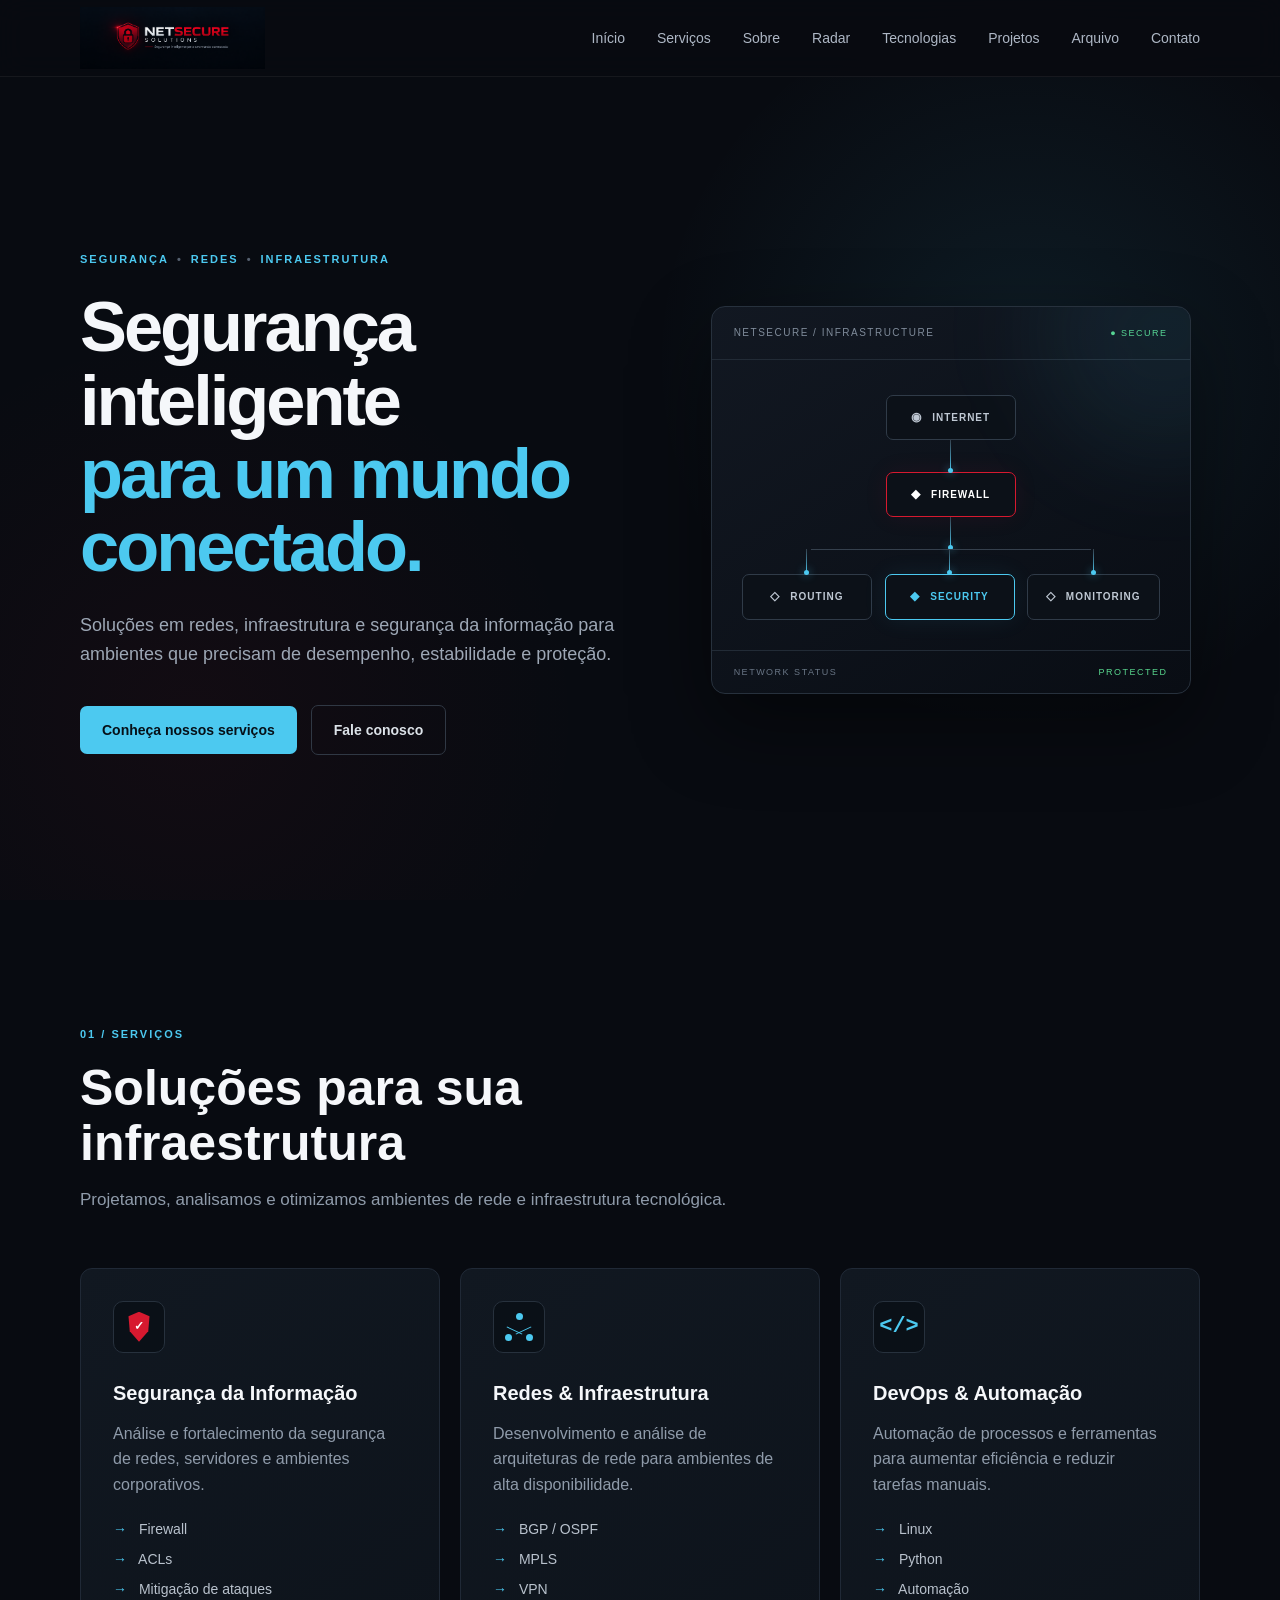
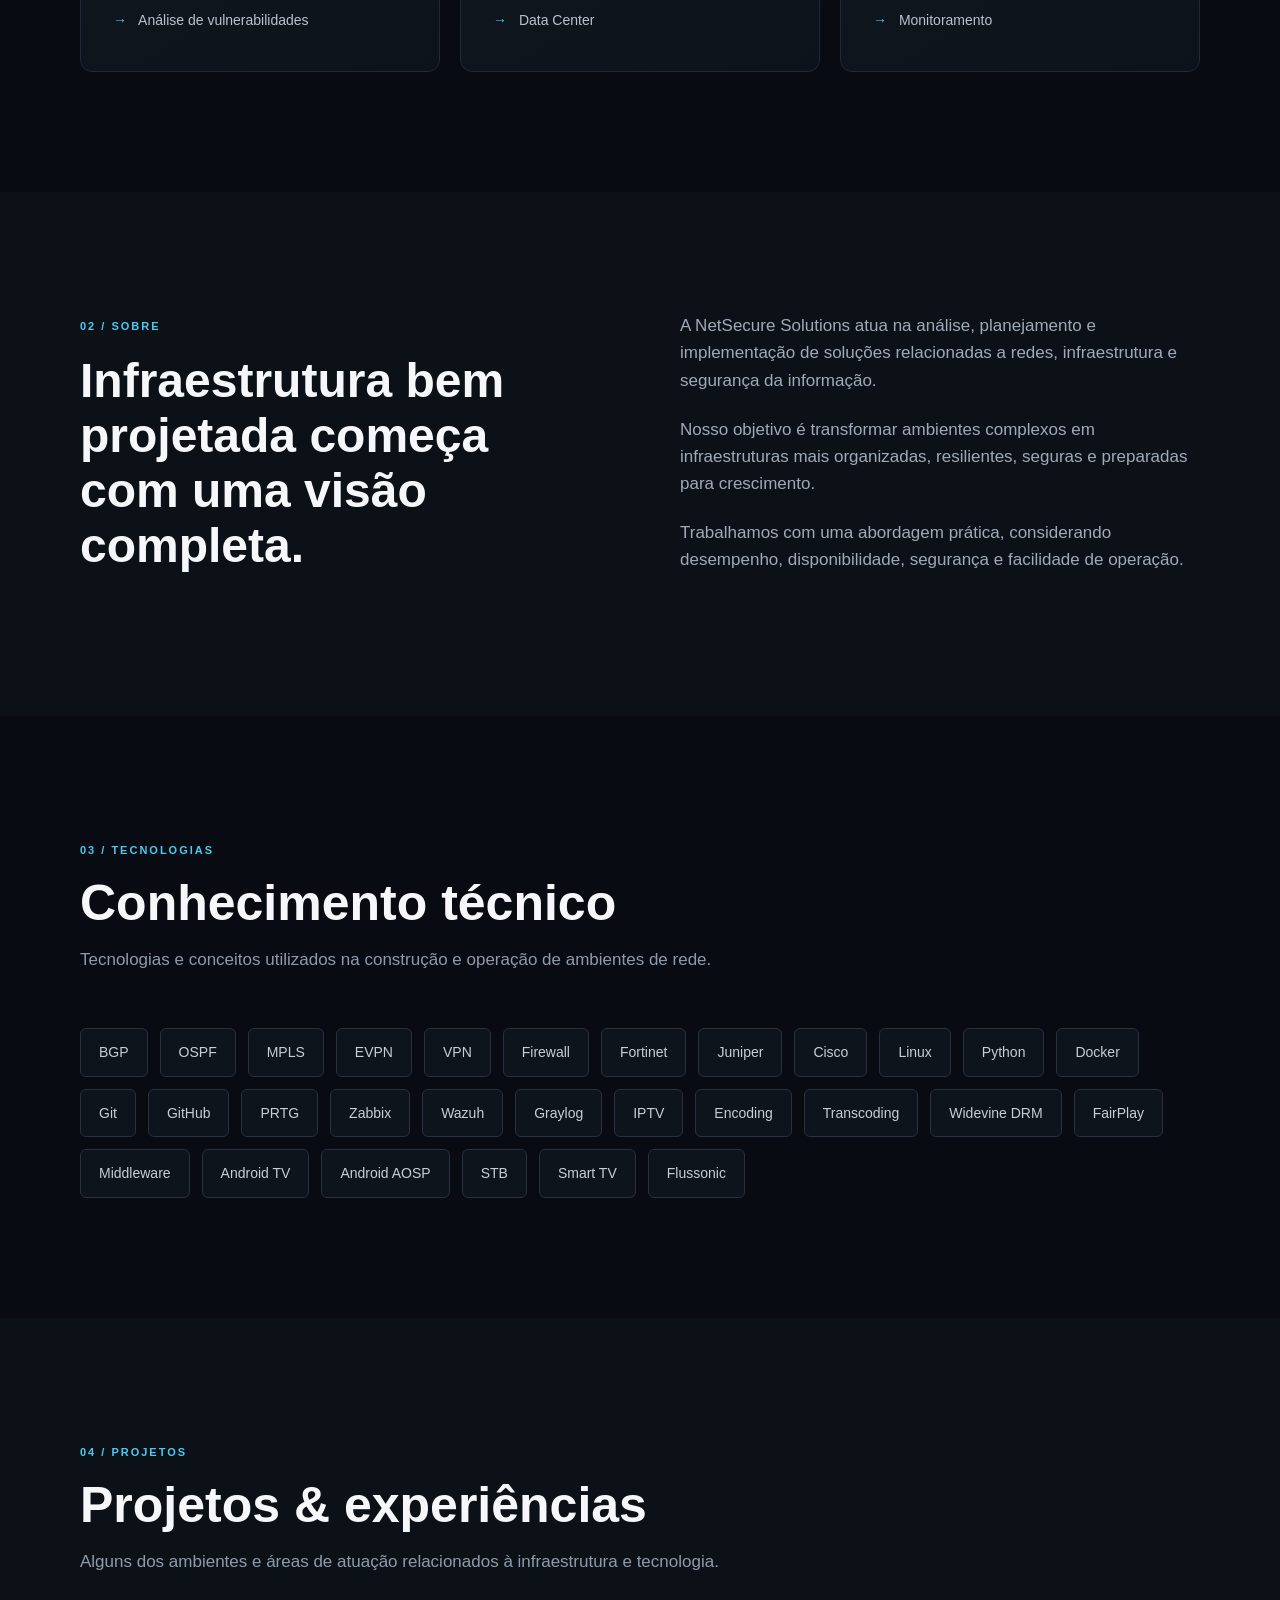
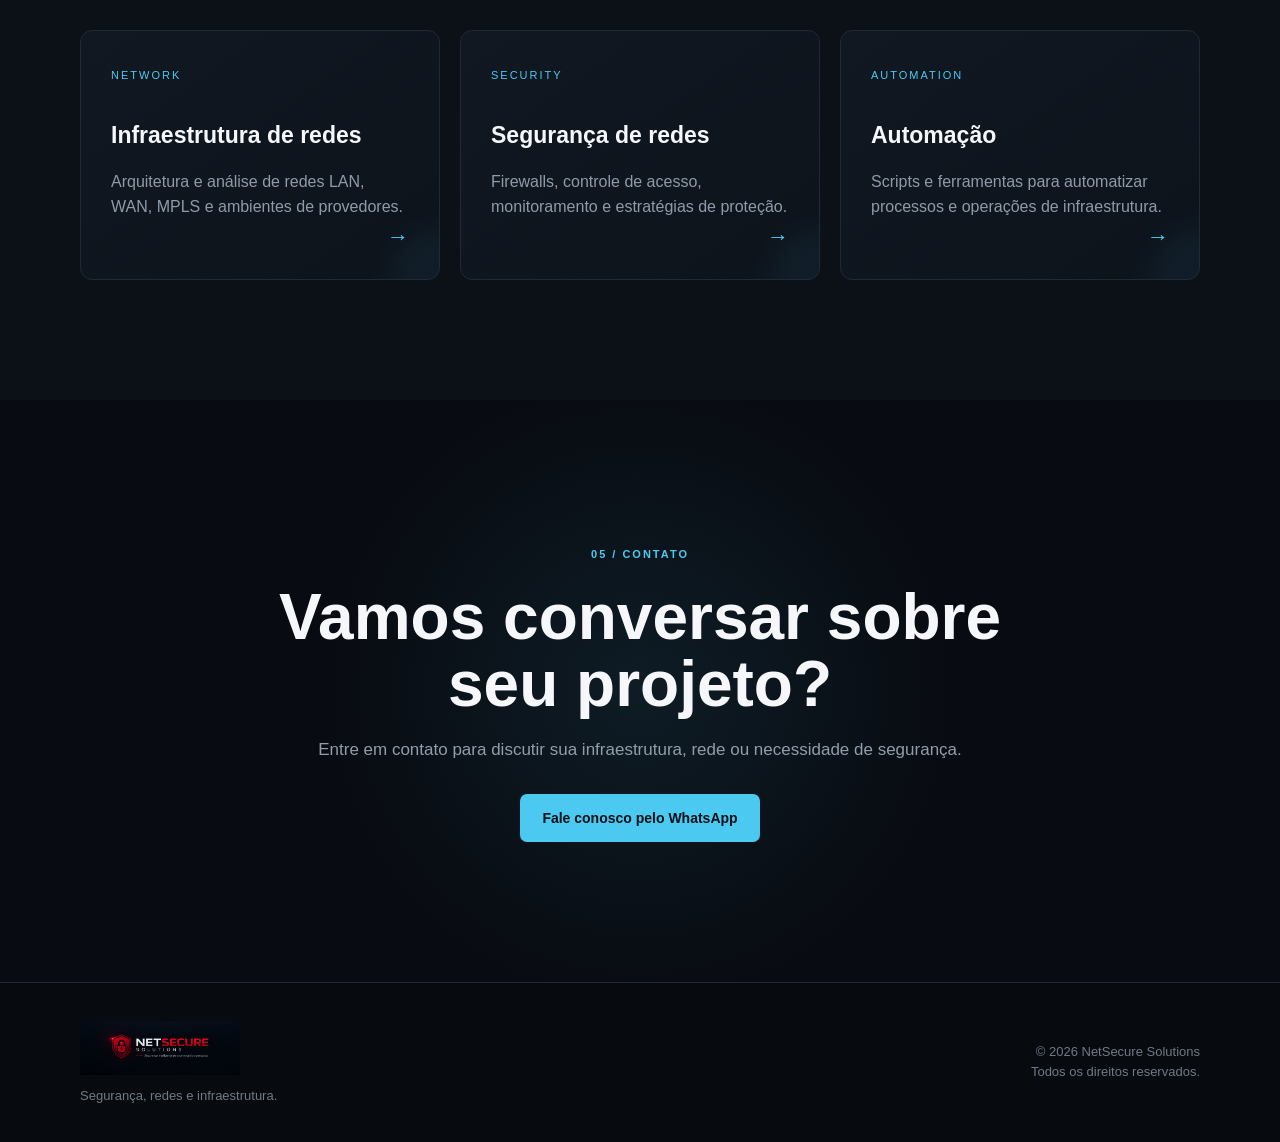
<file: index.html>
<!DOCTYPE html>
<html lang="pt-BR">

<head>

    <meta charset="UTF-8">

    <meta
        name="viewport"
        content="width=device-width, initial-scale=1.0"
    >

    <meta
        name="description"
        content="NetSecure Solutions — Segurança da informação, redes, infraestrutura e DevOps."
    >

    <meta
        name="author"
        content="NetSecure Solutions"
    >

    <title>
        NetSecure Solutions | Segurança e Infraestrutura
    </title>

    <link
        rel="icon"
        type="image/png"
        href="assets/favicon.png"
    >

    <link
        rel="stylesheet"
        href="style.css"
    >

</head>


<body>


    <!-- =====================================================
         HEADER
    ====================================================== -->

    <header class="header">

        <div class="container nav">

            <a
                href="#inicio"
                class="logo"
            >

                <img
                    src="assets/logo.png"
                    alt="NetSecure Solutions"
                >

            </a>


            <button
                class="menu-toggle"
                id="menuToggle"
                aria-label="Abrir menu"
            >

                ☰

            </button>


            <nav
                class="menu"
                id="menu"
            >

                <a href="#inicio">
                    Início
                </a>

                <a href="#servicos">
                    Serviços
                </a>

                <a href="#sobre">
                    Sobre
                </a>

                <a href="arquivo/radar/radar.html">
                    Radar
                </a>

                <a href="#tecnologias">
                    Tecnologias
                </a>

                <a href="#projetos">
                    Projetos
                </a>

                <a href="login.html">
                    Arquivo
                </a>

                <a href="#contato">
                    Contato
                </a>

            </nav>

        </div>

    </header>



    <main>


        <!-- =====================================================
             HERO
        ====================================================== -->

        <section
            class="hero"
            id="inicio"
        >

            <div class="container hero-content">


                <div class="hero-text">


                    <span class="eyebrow">

                        SEGURANÇA
                        <span>•</span>
                        REDES
                        <span>•</span>
                        INFRAESTRUTURA

                    </span>


                    <h1>

                        Segurança inteligente

                        <strong>
                            para um mundo conectado.
                        </strong>

                    </h1>


                    <p>

                        Soluções em redes, infraestrutura e segurança
                        da informação para ambientes que precisam de
                        desempenho, estabilidade e proteção.

                    </p>


                    <div class="hero-buttons">


                        <a
                            href="#servicos"
                            class="btn btn-primary"
                        >

                            Conheça nossos serviços

                        </a>


                        <a
                            href="#contato"
                            class="btn btn-secondary"
                        >

                            Fale conosco

                        </a>


                    </div>


                </div>



                <!-- =================================================
                     NETWORK VISUAL
                ================================================== -->

                <div class="hero-visual">


                    <div class="network-card">


                        <div class="network-header">

                            <span>
                                NETSECURE / INFRASTRUCTURE
                            </span>

                            <span class="status">
                                ● SECURE
                            </span>

                        </div>



                        <div class="network-map">


                            <!-- INTERNET -->

                            <div class="network-node internet">

                                <span class="node-icon">
                                    ◉
                                </span>

                                <span>
                                    INTERNET
                                </span>

                            </div>


                            <div class="network-line vertical"></div>



                            <!-- FIREWALL -->

                            <div class="network-node firewall">

                                <span class="node-icon">
                                    ◆
                                </span>

                                <span>
                                    FIREWALL
                                </span>

                            </div>


                            <div class="network-line vertical"></div>



                            <!-- NETWORK BRANCHES -->

                            <div class="network-branches">


                                <div class="branch">

                                    <div class="network-line small"></div>

                                    <div class="network-node">

                                        <span class="node-icon">
                                            ◇
                                        </span>

                                        <span>
                                            ROUTING
                                        </span>

                                    </div>

                                </div>



                                <div class="branch">

                                    <div class="network-line small"></div>

                                    <div class="network-node highlight">

                                        <span class="node-icon">
                                            ◆
                                        </span>

                                        <span>
                                            SECURITY
                                        </span>

                                    </div>

                                </div>



                                <div class="branch">

                                    <div class="network-line small"></div>

                                    <div class="network-node">

                                        <span class="node-icon">
                                            ◇
                                        </span>

                                        <span>
                                            MONITORING
                                        </span>

                                    </div>

                                </div>


                            </div>


                        </div>



                        <div class="network-footer">

                            <span>
                                NETWORK STATUS
                            </span>

                            <span>
                                PROTECTED
                            </span>

                        </div>


                    </div>


                </div>


            </div>

        </section>



        <!-- =====================================================
             SERVIÇOS
        ====================================================== -->

        <section
            class="section"
            id="servicos"
        >

            <div class="container">


                <div class="section-title">

                    <span>
                        01 / SERVIÇOS
                    </span>

                    <h2>
                        Soluções para sua infraestrutura
                    </h2>

                    <p>

                        Projetamos, analisamos e otimizamos ambientes
                        de rede e infraestrutura tecnológica.

                    </p>

                </div>



                <div class="cards">


                    <!-- SEGURANÇA -->

                    <article class="card">


                        <div class="card-icon security-icon">

                            <div class="shield">
                                ✓
                            </div>

                        </div>


                        <h3>
                            Segurança da Informação
                        </h3>


                        <p>

                            Análise e fortalecimento da segurança
                            de redes, servidores e ambientes
                            corporativos.

                        </p>


                        <ul>

                            <li>
                                Firewall
                            </li>

                            <li>
                                ACLs
                            </li>

                            <li>
                                Mitigação de ataques
                            </li>

                            <li>
                                Análise de vulnerabilidades
                            </li>

                        </ul>


                    </article>



                    <!-- REDES -->

                    <article class="card">


                        <div class="card-icon network-icon">

                            <div class="network-symbol">

                                <span></span>
                                <span></span>
                                <span></span>

                            </div>

                        </div>


                        <h3>
                            Redes & Infraestrutura
                        </h3>


                        <p>

                            Desenvolvimento e análise de arquiteturas
                            de rede para ambientes de alta
                            disponibilidade.

                        </p>


                        <ul>

                            <li>
                                BGP / OSPF
                            </li>

                            <li>
                                MPLS
                            </li>

                            <li>
                                VPN
                            </li>

                            <li>
                                Data Center
                            </li>

                        </ul>


                    </article>



                    <!-- DEVOPS -->

                    <article class="card">


                        <div class="card-icon devops-icon">

                            &lt;/&gt;

                        </div>


                        <h3>
                            DevOps & Automação
                        </h3>


                        <p>

                            Automação de processos e ferramentas
                            para aumentar eficiência e reduzir
                            tarefas manuais.

                        </p>


                        <ul>

                            <li>
                                Linux
                            </li>

                            <li>
                                Python
                            </li>

                            <li>
                                Automação
                            </li>

                            <li>
                                Monitoramento
                            </li>

                        </ul>


                    </article>


                </div>

            </div>

        </section>



        <!-- =====================================================
             SOBRE
        ====================================================== -->

        <section
            class="section section-dark"
            id="sobre"
        >

            <div class="container about">


                <div class="about-title">

                    <span>
                        02 / SOBRE
                    </span>

                    <h2>

                        Infraestrutura bem projetada começa
                        com uma visão completa.

                    </h2>

                </div>



                <div class="about-text">

                    <p>

                        A NetSecure Solutions atua na análise,
                        planejamento e implementação de soluções
                        relacionadas a redes, infraestrutura e
                        segurança da informação.

                    </p>


                    <p>

                        Nosso objetivo é transformar ambientes
                        complexos em infraestruturas mais organizadas,
                        resilientes, seguras e preparadas para
                        crescimento.

                    </p>


                    <p>

                        Trabalhamos com uma abordagem prática,
                        considerando desempenho, disponibilidade,
                        segurança e facilidade de operação.

                    </p>

                </div>


            </div>

        </section>



        <!-- =====================================================
             TECNOLOGIAS
        ====================================================== -->

        <section
            class="section"
            id="tecnologias"
        >

            <div class="container">


                <div class="section-title">

                    <span>
                        03 / TECNOLOGIAS
                    </span>

                    <h2>
                        Conhecimento técnico
                    </h2>

                    <p>

                        Tecnologias e conceitos utilizados na
                        construção e operação de ambientes de rede.

                    </p>

                </div>



                <div class="tech-grid">

                    <span>BGP</span>

                    <span>OSPF</span>

                    <span>MPLS</span>

                    <span>EVPN</span>

                    <span>VPN</span>

                    <span>Firewall</span>

                    <span>Fortinet</span>

                    <span>Juniper</span>

                    <span>Cisco</span>

                    <span>Linux</span>

                    <span>Python</span>

                    <span>Docker</span>

                    <span>Git</span>

                    <span>GitHub</span>

                    <span>PRTG</span>

                    <span>Zabbix</span>

                    <span>Wazuh</span>

                    <span>Graylog</span>

                    <span>IPTV</span>

                    <span>Encoding</span>

                    <span>Transcoding</span>

                    <span>Widevine DRM</span>

                    <span>FairPlay</span>

                    <span>Middleware</span>

                    <span>Android TV</span>

                    <span>Android AOSP</span>

                    <span>STB</span>

                    <span>Smart TV</span>

                    <span>Flussonic</span>

                </div>


            </div>

        </section>



        <!-- =====================================================
             PROJETOS
        ====================================================== -->

        <section
            class="section section-dark"
            id="projetos"
        >

            <div class="container">


                <div class="section-title">

                    <span>
                        04 / PROJETOS
                    </span>

                    <h2>
                        Projetos & experiências
                    </h2>

                    <p>

                        Alguns dos ambientes e áreas de atuação
                        relacionados à infraestrutura e tecnologia.

                    </p>

                </div>



                <div class="projects">


                    <article class="project">

                        <span>
                            NETWORK
                        </span>

                        <h3>
                            Infraestrutura de redes
                        </h3>

                        <p>

                            Arquitetura e análise de redes LAN,
                            WAN, MPLS e ambientes de provedores.

                        </p>

                        <div class="project-arrow">
                            →
                        </div>

                    </article>



                    <article class="project">

                        <span>
                            SECURITY
                        </span>

                        <h3>
                            Segurança de redes
                        </h3>

                        <p>

                            Firewalls, controle de acesso,
                            monitoramento e estratégias
                            de proteção.

                        </p>

                        <div class="project-arrow">
                            →
                        </div>

                    </article>



                    <article class="project">

                        <span>
                            AUTOMATION
                        </span>

                        <h3>
                            Automação
                        </h3>

                        <p>

                            Scripts e ferramentas para automatizar
                            processos e operações de infraestrutura.

                        </p>

                        <div class="project-arrow">
                            →
                        </div>

                    </article>


                </div>


            </div>

        </section>



        <!-- =====================================================
             CONTATO
        ====================================================== -->

        <section
            class="contact"
            id="contato"
        >

            <div class="container contact-content">


                <span>
                    05 / CONTATO
                </span>


                <h2>
                    Vamos conversar sobre seu projeto?
                </h2>


                <p>

                    Entre em contato para discutir sua infraestrutura,
                    rede ou necessidade de segurança.

                </p>


                <a
                    href="https://wa.me/5514991677716"
                    target="_blank"
                    rel="noopener noreferrer"
                    class="btn btn-primary"
                >

                    Fale conosco pelo WhatsApp

                </a>


            </div>

        </section>


    </main>



    <!-- =====================================================
         FOOTER
    ====================================================== -->

    <footer>

        <div class="container footer-content">


            <div>

                <a
                    href="#inicio"
                    class="logo"
                >

                    <img
                        src="assets/logo.png"
                        alt="NetSecure Solutions"
                    >

                </a>


                <p>
                    Segurança, redes e infraestrutura.
                </p>

            </div>



            <div class="footer-right">

                <p>

                    ©
                    <span id="year"></span>
                    NetSecure Solutions

                </p>

                <p>
                    Todos os direitos reservados.
                </p>

            </div>


        </div>

    </footer>



    <script src="script.js"></script>


</body>

</html>
</file>
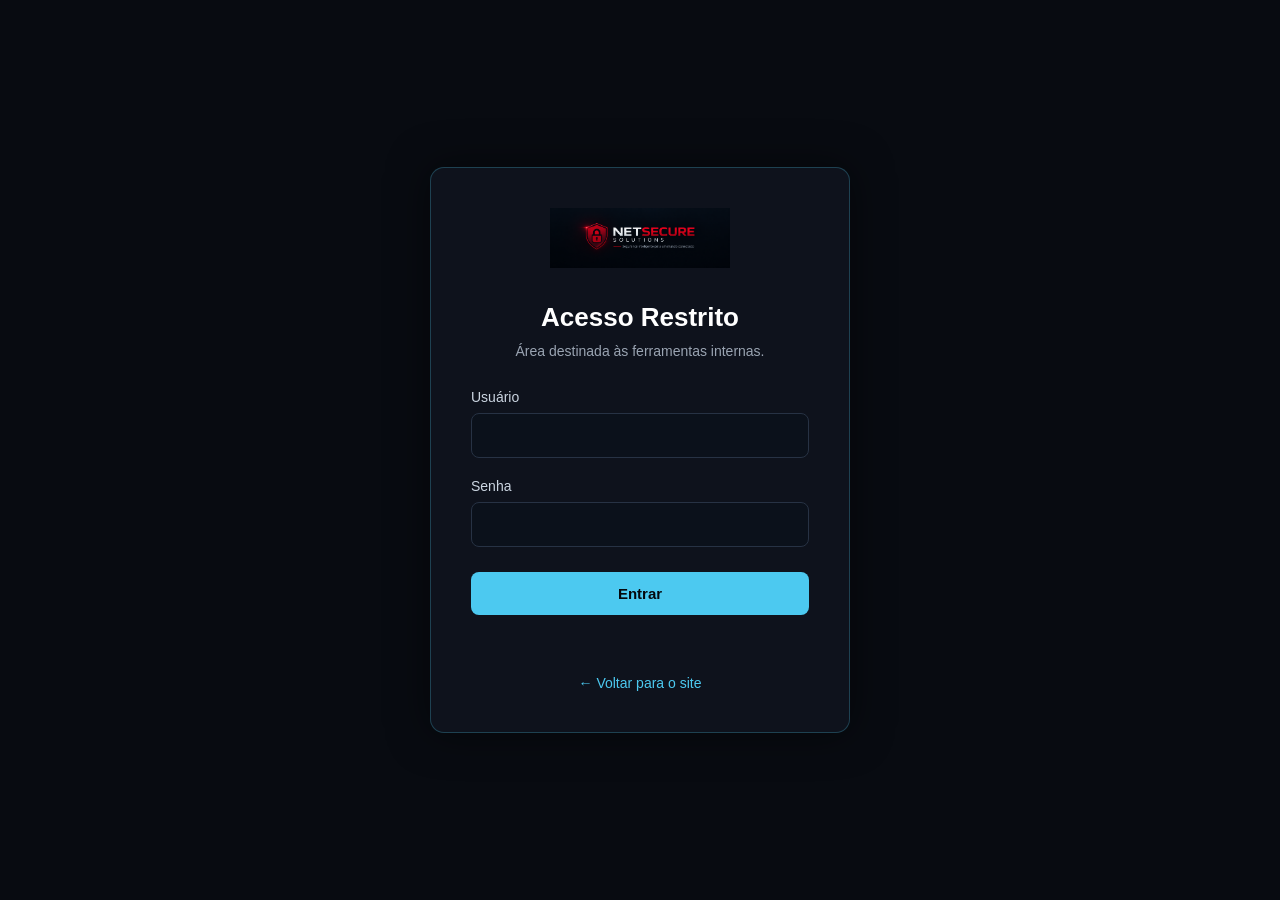
<file: banda-iptv/index.html>
<!DOCTYPE html>
<html lang="pt-BR">

<head>
    <meta charset="UTF-8">
    <meta name="viewport" content="width=device-width, initial-scale=1.0">

    <script>
        if (sessionStorage.getItem("netsecureAuth") !== "true") {
            window.location.replace("../../login.html");
        }
    </script>

    <title>Calculadora de Banda IPTV | NetSecure Solutions</title>

    <link rel="icon" href="../../assets/favicon.png">
    <link rel="stylesheet" href="style.css">
</head>

<body>

    <header class="header">

        <div class="header-container">

            <a href="../../arquivo.html">
                <img src="../../assets/logo.png"
                     alt="NetSecure Solutions"
                     class="logo">
            </a>

            <div class="header-title">
                BANDA IPTV
            </div>

            <button class="logout-button" onclick="logout()">
                Sair
            </button>

        </div>

    </header>


    <main>

        <section class="hero">

            <span>NETSECURE / IPTV</span>

            <h1>Calculadora de Banda IPTV</h1>

            <p>
                Estime a capacidade de rede necessária para
                distribuição de conteúdo IPTV.
            </p>

        </section>


        <section class="calculator">

            <div class="card">

                <h2>Parâmetros</h2>

                <div class="form-grid">

                    <div class="input-group">

                        <label for="users">
                            Usuários simultâneos
                        </label>

                        <input
                            type="number"
                            id="users"
                            min="1"
                            value="500"
                        >

                    </div>


                    <div class="input-group">

                        <label for="bitrate">
                            Bitrate médio por usuário (Mbps)
                        </label>

                        <input
                            type="number"
                            id="bitrate"
                            min="0.1"
                            step="0.1"
                            value="8"
                        >

                    </div>


                    <div class="input-group">

                        <label for="margin">
                            Margem adicional (%)
                        </label>

                        <input
                            type="number"
                            id="margin"
                            min="0"
                            value="15"
                        >

                    </div>

                </div>


                <button class="calculate-button" onclick="calculateBandwidth()">
                    Calcular Banda
                </button>

            </div>


            <div class="results">

                <div class="result-card">

                    <span>
                        Banda teórica
                    </span>

                    <strong id="theoretical">
                        0 Mbps
                    </strong>

                </div>


                <div class="result-card">

                    <span>
                        Margem adicional
                    </span>

                    <strong id="marginValue">
                        0 Mbps
                    </strong>

                </div>


                <div class="result-card highlight">

                    <span>
                        Banda recomendada
                    </span>

                    <strong id="recommended">
                        0 Mbps
                    </strong>

                </div>


                <div class="result-card">

                    <span>
                        Usuários simultâneos
                    </span>

                    <strong id="userResult">
                        0
                    </strong>

                </div>

            </div>


            <div class="info-box">

                <strong>Observação</strong>

                <p>
                    O cálculo representa a banda necessária considerando
                    todos os usuários simultaneamente consumindo o
                    bitrate informado. A margem permite considerar
                    variações de tráfego e crescimento da operação.
                </p>

            </div>

        </section>

    </main>


    <footer>

        <a href="../../arquivo.html">
            ← Voltar para ferramentas
        </a>

    </footer>


    <script src="script.js"></script>

</body>

</html>
</file>
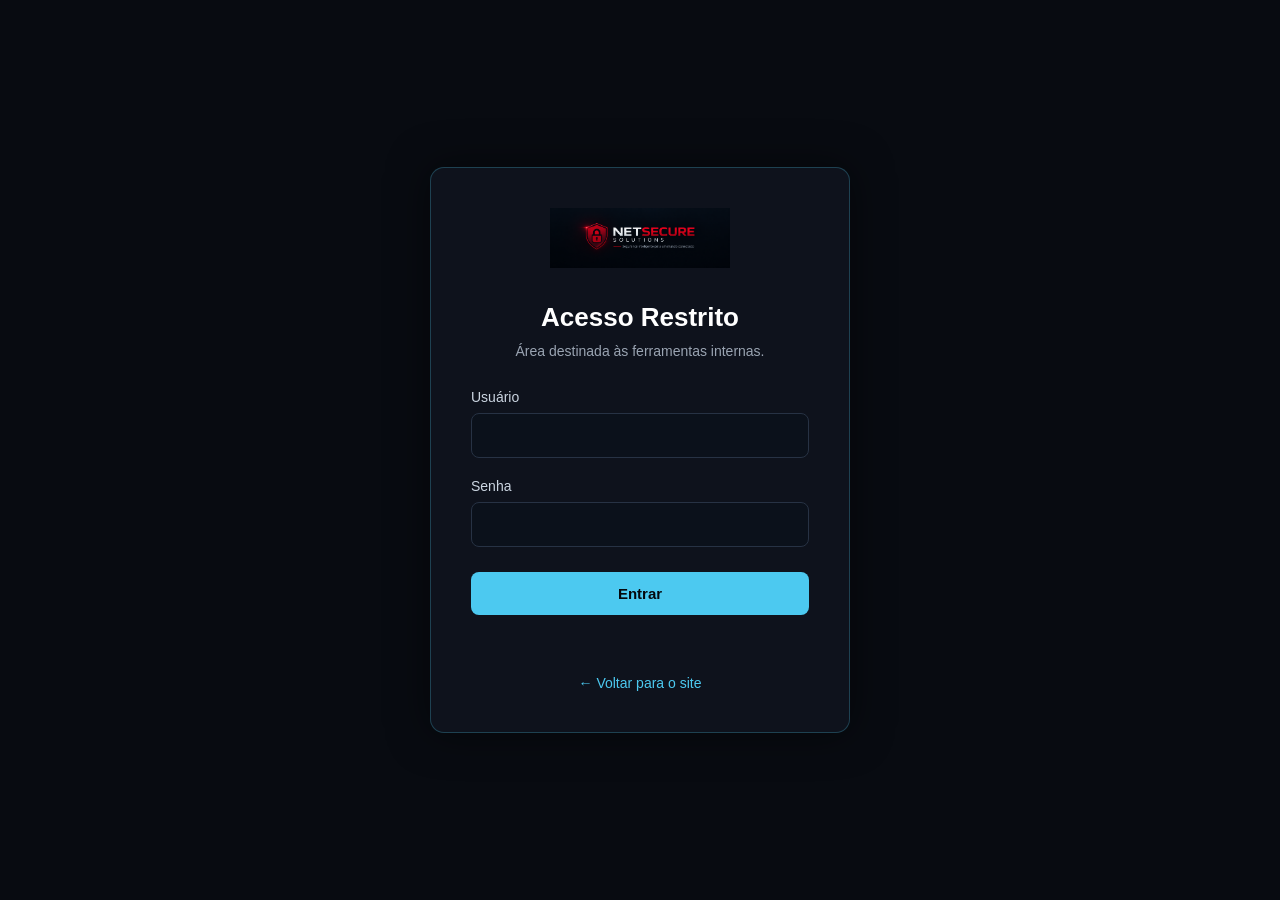
<file: storage-iptv/index.html>
<!DOCTYPE html>
<html lang="pt-BR">

<head>
    <meta charset="UTF-8">
    <meta name="viewport" content="width=device-width, initial-scale=1.0">

    <script>
        if (sessionStorage.getItem("netsecureAuth") !== "true") {
            window.location.replace("../../login.html");
        }
    </script>

    <title>Calculadora de Storage IPTV | NetSecure Solutions</title>

    <link rel="icon" href="../../assets/favicon.png">
    <link rel="stylesheet" href="style.css">
</head>

<body>

    <header class="header">

        <div class="header-container">

            <a href="../../arquivo.html">
                <img src="../../assets/logo.png"
                     alt="NetSecure Solutions"
                     class="logo">
            </a>

            <div class="header-title">
                STORAGE IPTV
            </div>

            <button class="logout-button" onclick="logout()">
                Sair
            </button>

        </div>

    </header>


    <main>

        <section class="hero">

            <span>NETSECURE / IPTV</span>

            <h1>Calculadora de Storage IPTV</h1>

            <p>
                Estime o espaço necessário para armazenamento de
                gravações de canais IPTV.
            </p>

        </section>


        <section class="calculator">

            <div class="card">

                <h2>Parâmetros</h2>

                <div class="form-grid">

                    <div class="input-group">

                        <label for="channels">
                            Quantidade de canais
                        </label>

                        <input
                            type="number"
                            id="channels"
                            min="1"
                            value="80"
                        >

                    </div>


                    <div class="input-group">

                        <label for="bitrate">
                            Bitrate médio por canal (Mbps)
                        </label>

                        <input
                            type="number"
                            id="bitrate"
                            min="0.1"
                            step="0.1"
                            value="5"
                        >

                    </div>


                    <div class="input-group">

                        <label for="retention">
                            Retenção (horas)
                        </label>

                        <input
                            type="number"
                            id="retention"
                            min="1"
                            value="48"
                        >

                    </div>


                    <div class="input-group">

                        <label for="margin">
                            Margem adicional (%)
                        </label>

                        <input
                            type="number"
                            id="margin"
                            min="0"
                            value="20"
                        >

                    </div>

                </div>


                <button class="calculate-button" onclick="calculateStorage()">
                    Calcular Storage
                </button>

            </div>


            <div class="results" id="results">

                <div class="result-card">

                    <span>Storage sem margem</span>

                    <strong id="storageRaw">
                        0 TB
                    </strong>

                </div>


                <div class="result-card">

                    <span>Margem adicional</span>

                    <strong id="marginValue">
                        0 TB
                    </strong>

                </div>


                <div class="result-card highlight">

                    <span>Storage recomendado</span>

                    <strong id="storageRecommended">
                        0 TB
                    </strong>

                </div>


                <div class="result-card">

                    <span>Bitrate agregado</span>

                    <strong id="totalBitrate">
                        0 Mbps
                    </strong>

                </div>

            </div>


            <div class="info-box">

                <strong>Observação</strong>

                <p>
                    O cálculo considera o bitrate médio informado e
                    armazenamento decimal. O valor real pode variar
                    conforme codec, container, overhead, sistema de
                    arquivos e características da gravação.
                </p>

            </div>

        </section>

    </main>


    <footer>

        <a href="../../arquivo.html">
            ← Voltar para ferramentas
        </a>

    </footer>


    <script src="script.js"></script>

</body>

</html>
</file>
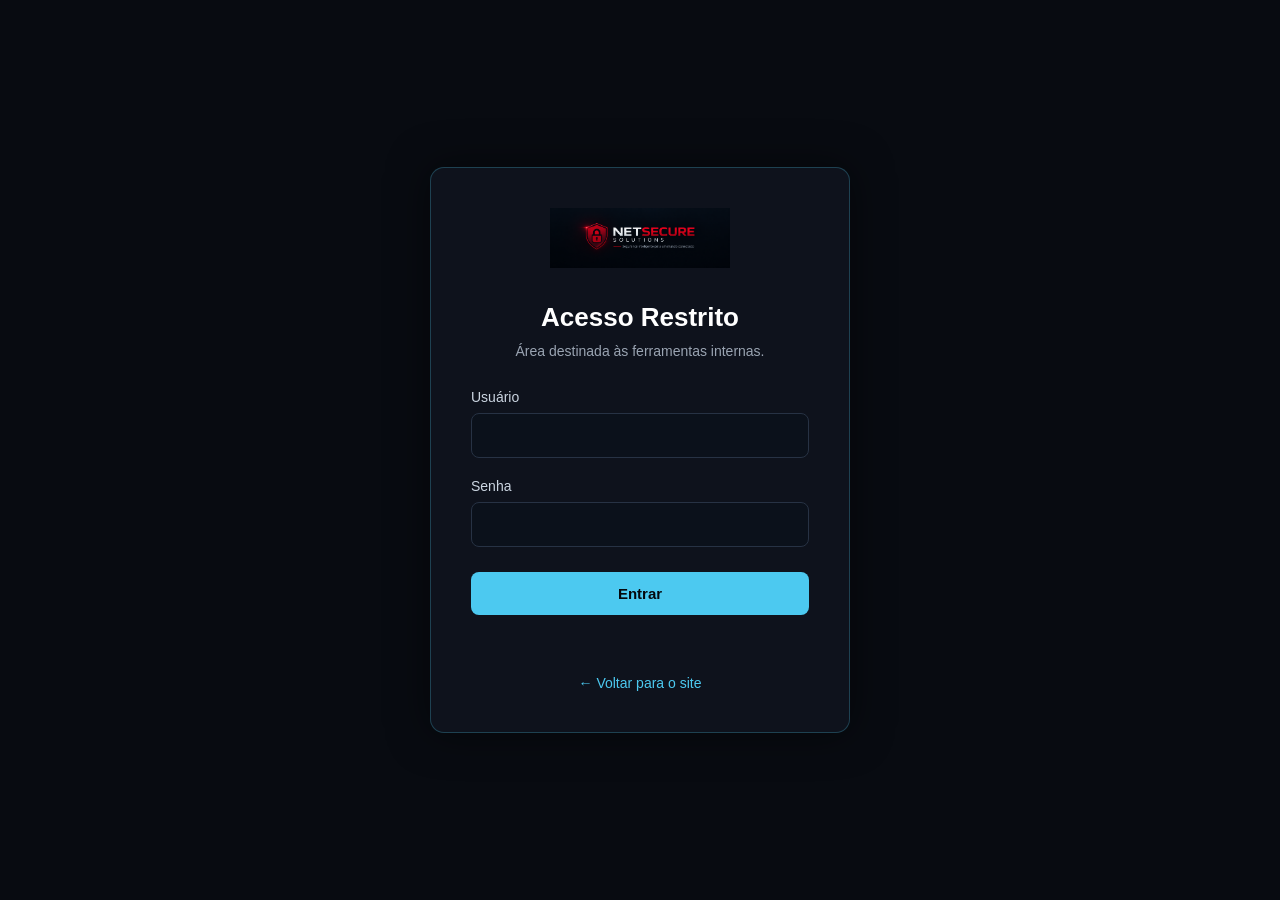
<file: arquivo/cgnat/index.html>
<!DOCTYPE html>
<html lang="pt-BR">

<head>

    <meta charset="UTF-8">

    <meta
        name="viewport"
        content="width=device-width, initial-scale=1.0"
    >

    <meta
        name="robots"
        content="noindex, nofollow"
    >

    <meta
        name="description"
        content="Ferramenta NetSecure Solutions para análise de logs CGNAT."
    >
    <script>
        if (sessionStorage.getItem("netsecureAuth") !== "true") {
        window.location.replace("../../login.html");
        }
    </script>
    <title>Buscador CGNAT | NetSecure Solutions</title>

    <link
        rel="icon"
        type="image/png"
        href="../../assets/favicon.png"
    >

    <link
        rel="stylesheet"
        href="style.css"
    >

</head>


<body>

    <!-- HEADER -->

    <header class="header">

        <div class="container nav">

            <a
                href="../../index.html"
                class="logo"
            >

                <img
                    src="../../assets/logo.png"
                    alt="NetSecure Solutions"
                >

            </a>


            <button
                class="menu-toggle"
                id="menuToggle"
                aria-label="Abrir menu"
            >
                ☰
            </button>


            <nav
                class="menu"
                id="menu"
            >

                <a href="../../index.html#inicio">
                    Início
                </a>

                <a href="../../index.html#servicos">
                    Serviços
                </a>

                <a href="../../index.html#sobre">
                    Sobre
                </a>

                <a href="../../index.html#tecnologias">
                    Tecnologias
                </a>

                <a href="../../index.html#projetos">
                    Projetos
                </a>

                <a href="../../arquivo.html">
                    Arquivo
                </a>

                <a href="../../index.html#contato">
                    Contato
                </a>

            </nav>

        </div>

    </header>


    <!-- CONTEÚDO -->

    <main class="tool-page">

        <div class="container">


            <!-- CABEÇALHO -->

            <div class="tool-header">

                <span class="tool-tag">
                    NETSECURE / ARQUIVO / CGNAT
                </span>

                <h1>
                    Buscador de clientes
                    <strong>CGNAT.</strong>
                </h1>

                <p>
                    Analise logs de CGNAT e identifique
                    endereços IP que possuem registros
                    <strong>NAT-OTR-T</strong> sem
                    registros <strong>NAT-OTR-Y</strong>.
                </p>

            </div>


            <!-- ÁREA DE ENTRADA -->

            <section class="panel">

                <div class="panel-header">

                    <div>

                        <span class="panel-label">
                            ENTRADA
                        </span>

                        <h2>
                            Dados dos logs
                        </h2>

                    </div>

                    <span
                        class="local-badge"
                        title="O processamento acontece somente neste navegador."
                    >
                        ● PROCESSAMENTO LOCAL
                    </span>

                </div>


                <textarea
                    id="inputText"
                    placeholder="Cole aqui os dados dos logs CGNAT...

Exemplo:
2026-09-07 10:20:01 IP 100.64.10.25 NAT-OTR-T
2026-09-07 10:20:02 IP 100.64.10.26 NAT-OTR-Y
2026-09-07 10:20:03 IP 100.64.10.25 NAT-OTR-T"
                    spellcheck="false"
                ></textarea>


                <div class="input-info">

                    <span id="lineCounter">
                        0 linhas
                    </span>

                    <span>
                        Os dados permanecem no seu computador.
                    </span>

                </div>


                <div class="actions">

                    <button
                        class="btn btn-primary"
                        id="processButton"
                    >
                        PROCESSAR DADOS
                    </button>

                    <button
                        class="btn btn-secondary"
                        id="clearButton"
                    >
                        LIMPAR
                    </button>

                </div>

            </section>



            <!-- RESULTADOS -->

            <section
                class="panel results-panel"
                id="resultsPanel"
            >

                <div class="panel-header">

                    <div>

                        <span class="panel-label">
                            RESULTADO
                        </span>

                        <h2>
                            Clientes encontrados
                        </h2>

                    </div>


                    <div class="result-counter">

                        <span id="resultCount">
                            0
                        </span>

                        <small>
                            resultados
                        </small>

                    </div>

                </div>


                <!-- BARRA DE FERRAMENTAS -->

                <div class="table-toolbar">

                    <label class="checkbox-control">

                        <input
                            type="checkbox"
                            id="selectAll"
                        >

                        <span>
                            Selecionar todos
                        </span>

                    </label>


                    <div class="toolbar-actions">

                        <button
                            class="btn btn-small"
                            id="copyButton"
                        >
                            COPIAR SELEÇÃO
                        </button>

                        <button
                            class="btn btn-small"
                            id="copyIpButton"
                        >
                            COPIAR IPs
                        </button>

                        <button
                            class="btn btn-small"
                            id="exportButton"
                        >
                            EXPORTAR TXT
                        </button>

                    </div>

                </div>


                <!-- TABELA -->

                <div class="table-wrapper">

                    <table>

                        <thead>

                            <tr>

                                <th class="select-column">
                                    #
                                </th>

                                <th>
                                    Mensagem
                                </th>

                                <th>
                                    IP de Origem
                                </th>

                                <th>
                                    Tipo NAT
                                </th>

                            </tr>

                        </thead>


                        <tbody id="resultsBody">

                            <tr class="empty-row">

                                <td colspan="4">

                                    <div class="empty-state">

                                        <span>
                                            ◇
                                        </span>

                                        <p>
                                            Nenhum resultado processado.
                                        </p>

                                    </div>

                                </td>

                            </tr>

                        </tbody>

                    </table>

                </div>


                <div
                    class="status-message"
                    id="statusMessage"
                ></div>

            </section>



            <!-- INFORMAÇÕES -->

            <section class="info-grid">


                <div class="info-card">

                    <span>
                        REGRA
                    </span>

                    <h3>
                        O que a ferramenta procura?
                    </h3>

                    <p>
                        São agrupados os registros por endereço
                        IP. O resultado apresenta somente os IPs
                        que possuem pelo menos um
                        <strong>NAT-OTR-T</strong> e nenhum
                        <strong>NAT-OTR-Y</strong>.
                    </p>

                </div>


                <div class="info-card">

                    <span>
                        PRIVACIDADE
                    </span>

                    <h3>
                        Processamento local
                    </h3>

                    <p>
                        Os logs são processados diretamente
                        pelo navegador utilizando JavaScript.
                        Nenhum dado é enviado para a NetSecure
                        ou para qualquer servidor.
                    </p>

                </div>


            </section>


            <!-- VOLTAR -->

            <div class="back-link">

                <a href="../../arquivo.html">
                    ← Voltar para o Arquivo
                </a>

            </div>

        </div>

    </main>


    <script src="script.js"></script>

</body>

</html>
</file>
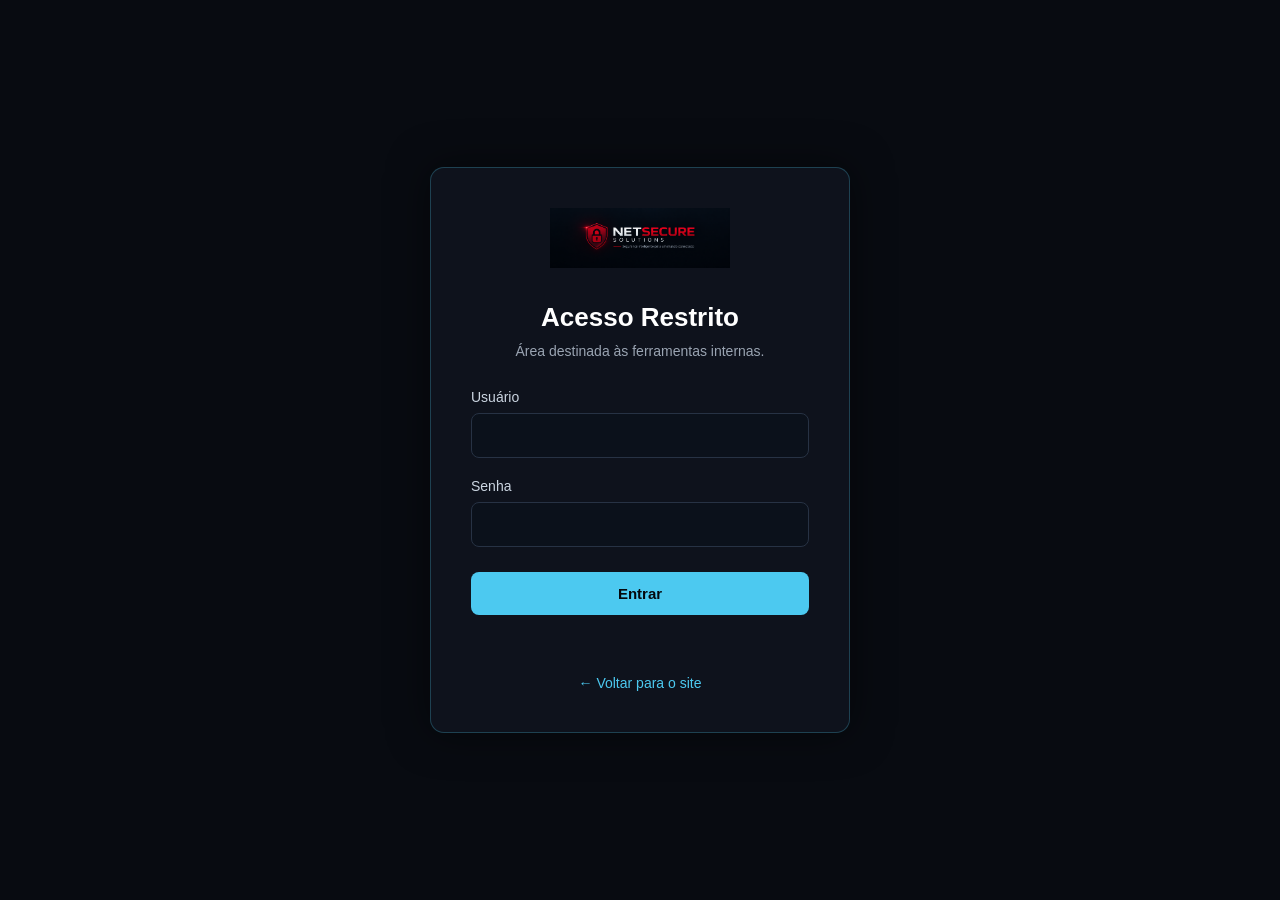
<file: arquivo/gerador-senhas/index.html>
<!DOCTYPE html>
<html lang="pt-BR">

<head>
    <meta charset="UTF-8">
    <meta name="viewport" content="width=device-width, initial-scale=1.0">

    <script>
        if (sessionStorage.getItem("netsecureAuth") !== "true") {
            window.location.replace("../../login.html");
        }
    </script>

    <title>Gerador de Senhas | NetSecure Solutions</title>

    <link rel="icon" href="../../assets/favicon.png">
    <link rel="stylesheet" href="style.css">
</head>

<body>

    <header class="header">

        <div class="header-container">

            <a href="../../arquivo.html" class="logo-link">
                <img
                    src="../../assets/logo.png"
                    alt="NetSecure Solutions"
                    class="logo"
                >
            </a>

            <div class="header-title">
                GERADOR DE SENHAS
            </div>

            <button
                type="button"
                class="logout-button"
                onclick="logout()">
                Sair
            </button>

        </div>

    </header>


    <main>

        <section class="hero">

            <span>NETSECURE / SECURITY</span>

            <h1>Gerador de Senhas</h1>

            <p>
                Gere senhas aleatórias e personalizadas para
                utilização em sistemas, equipamentos e serviços.
            </p>

        </section>


        <section class="generator">

            <div class="card">

                <h2>Configuração</h2>


                <div class="length-container">

                    <div class="length-header">

                        <label for="length">
                            Tamanho da senha
                        </label>

                        <strong id="lengthValue">
                            20
                        </strong>

                    </div>

                    <input
                        type="range"
                        id="length"
                        min="6"
                        max="64"
                        value="20"
                    >

                </div>


                <div class="options">

                    <label class="option">
                        <input
                            type="checkbox"
                            id="uppercase"
                            checked
                        >
                        <span>Letras maiúsculas</span>
                    </label>


                    <label class="option">
                        <input
                            type="checkbox"
                            id="lowercase"
                            checked
                        >
                        <span>Letras minúsculas</span>
                    </label>


                    <label class="option">
                        <input
                            type="checkbox"
                            id="numbers"
                            checked
                        >
                        <span>Números</span>
                    </label>


                    <label class="option">
                        <input
                            type="checkbox"
                            id="symbols"
                            checked
                        >
                        <span>Símbolos</span>
                    </label>

                </div>


                <button
                    type="button"
                    class="generate-button"
                    onclick="generatePassword()">

                    Gerar Senha

                </button>

            </div>


            <div class="result-card">

                <div class="result-header">

                    <span>
                        Senha gerada
                    </span>

                    <button
                        type="button"
                        class="copy-button"
                        onclick="copyPassword()">

                        Copiar

                    </button>

                </div>


                <div
                    class="password-display"
                    id="password">

                    Clique em "Gerar Senha"

                </div>


                <div class="strength-container">

                    <div class="strength-label">

                        <span>Força</span>

                        <strong id="strengthText">
                            -
                        </strong>

                    </div>


                    <div class="strength-bar">

                        <div
                            id="strengthBar"
                            class="strength-progress">
                        </div>

                    </div>

                </div>

            </div>


            <div class="info-box">

                <strong>
                    Privacidade
                </strong>

                <p>
                    A senha é gerada inteiramente no navegador.
                    Nenhuma senha ou informação é enviada para
                    servidores externos.
                </p>

            </div>

        </section>

    </main>


    <footer>

        <a href="../../arquivo.html">
            ← Voltar para ferramentas
        </a>

    </footer>


    <script src="script.js"></script>

</body>

</html>
</file>
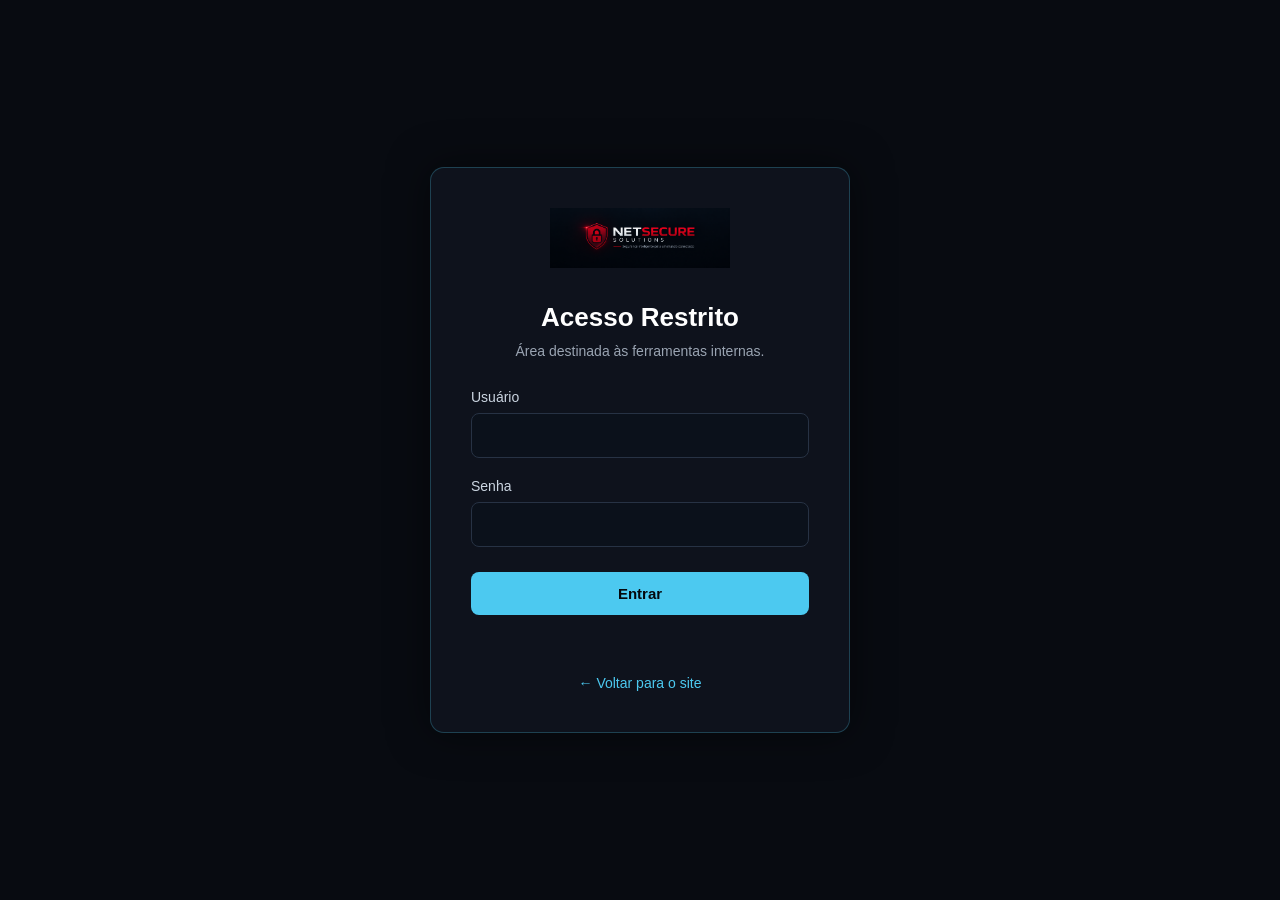
<file: arquivo/stb-management/index.html>
<!DOCTYPE html>
<html lang="pt-BR">
<head>
    <meta charset="UTF-8">
    <meta name="viewport" content="width=device-width, initial-scale=1.0">

    <script>
        if (sessionStorage.getItem("netsecureAuth") !== "true") {
            window.location.replace("../../login.html");
        }
    </script>

    <title>Gerenciamento de STBs | NetSecure Solutions</title>
    <link rel="icon" href="../../assets/favicon.png">
    <link rel="stylesheet" href="style.css">
</head>

<body>

<header class="header">
    <div class="header-container">

        <a href="../../arquivo.html" class="logo-link">
            <img src="../../assets/logo.png" alt="NetSecure Solutions" class="logo">
        </a>

        <div class="header-title">STB MANAGEMENT</div>

        <button type="button" class="logout-button" onclick="logout()">Sair</button>
    </div>
</header>

<main>

    <section class="hero">
        <span>NETSECURE / ANDROID TV / HOSPITALITY</span>
        <h1>Gerenciamento de <strong>STBs</strong></h1>
        <p>
            Painel para acompanhar dispositivos Android TV, estado do Agent,
            conectividade, aplicações e comandos remotos.
        </p>
    </section>

    <section class="dashboard">

        <div class="stats">
            <div class="stat-card">
                <span>STBs cadastrados</span>
                <strong id="totalDevices">0</strong>
            </div>
            <div class="stat-card online">
                <span>Online</span>
                <strong id="onlineDevices">0</strong>
            </div>
            <div class="stat-card warning">
                <span>Sem comunicação</span>
                <strong id="offlineDevices">0</strong>
            </div>
            <div class="stat-card">
                <span>Agent instalado</span>
                <strong id="agentDevices">0%</strong>
            </div>
        </div>

        <div class="toolbar">
            <div class="search-box">
                <input id="searchInput" type="search"
                       placeholder="Buscar por STB, hotel, quarto, IP ou MAC...">
            </div>

            <select id="statusFilter">
                <option value="all">Todos os status</option>
                <option value="online">Online</option>
                <option value="offline">Offline</option>
                <option value="warning">Atenção</option>
            </select>

            <button class="btn btn-primary" id="refreshButton">ATUALIZAR</button>
        </div>

        <div class="content-grid">

            <section class="card devices-card">
                <div class="card-header">
                    <div>
                        <span class="card-label">FROTA</span>
                        <h2>Dispositivos</h2>
                    </div>
                    <span class="live-badge">● ATUALIZAÇÃO LOCAL</span>
                </div>

                <div id="deviceList" class="device-list"></div>
            </section>

            <aside class="card detail-card" id="detailPanel">
                <div class="empty-detail">
                    <div class="empty-icon">◇</div>
                    <h2>Selecione um STB</h2>
                    <p>
                        Selecione um dispositivo para consultar informações
                        e executar ações remotas.
                    </p>
                </div>
            </aside>

        </div>

    </section>

</main>

<footer>
    <a href="../../arquivo.html">← Voltar para ferramentas</a>
</footer>

<script src="script.js"></script>
</body>
</html>
</file>
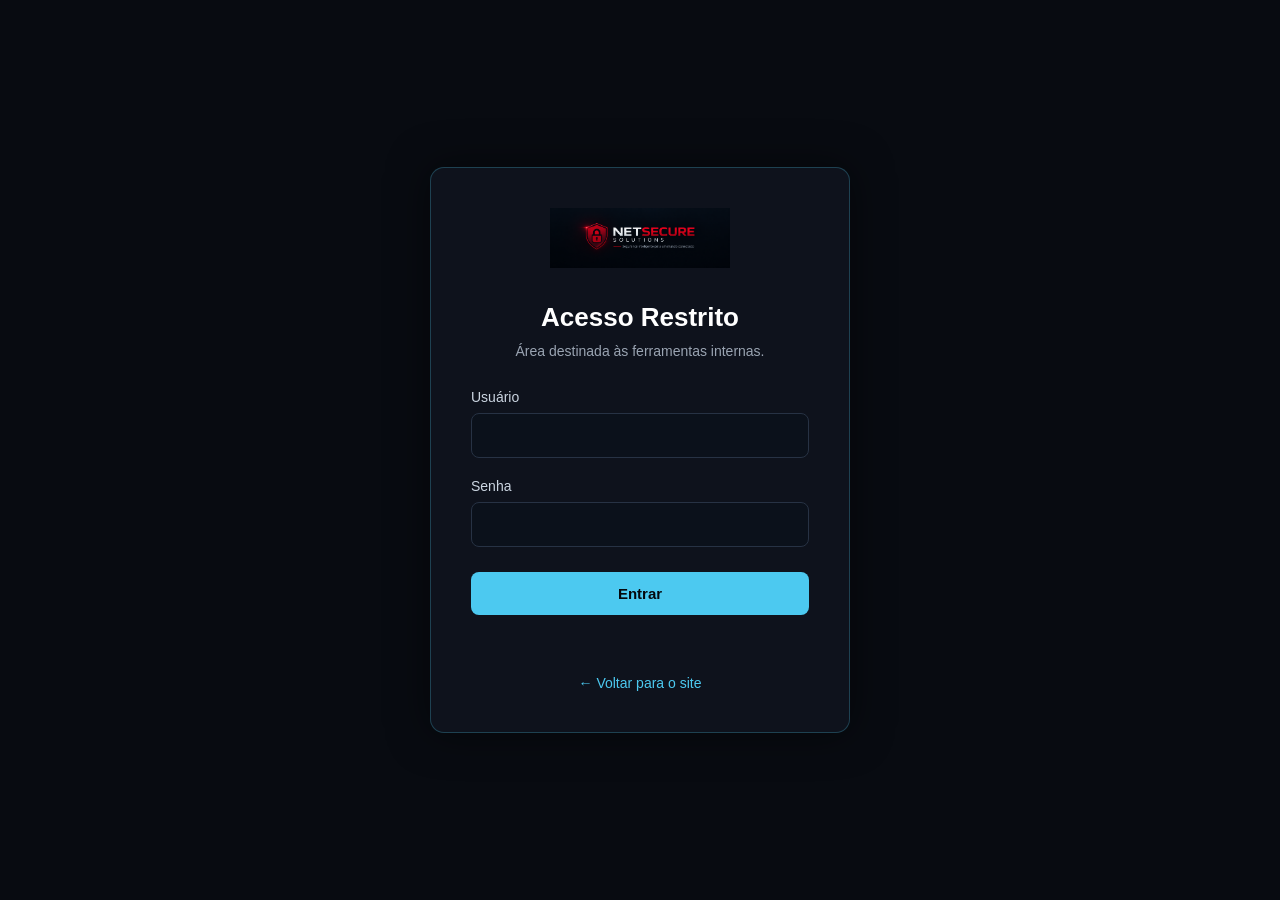
<file: arquivo.html>
<!DOCTYPE html>
<html lang="pt-BR">

<head>
    <meta charset="UTF-8">
    <meta name="viewport" content="width=device-width, initial-scale=1.0">

    <!-- Proteção de acesso -->
    <script>
        if (sessionStorage.getItem("netsecureAuth") !== "true") {
            window.location.replace("login.html");
        }
    </script>

    <title>Arquivo | NetSecure Solutions</title>

    <link rel="icon" href="assets/favicon.png">
    <link rel="stylesheet" href="arquivo.css">
</head>

<body>

    <!-- HEADER -->
    <header class="header">

        <div class="header-container">

            <a href="index.html" class="logo-link">
                <img src="assets/logo.png"
                     alt="NetSecure Solutions"
                     class="logo">
            </a>

            <nav class="menu">

                <a href="index.html#inicio">
                    Início
                </a>

                <a href="index.html#servicos">
                    Serviços
                </a>

                <a href="index.html#sobre">
                    Sobre
                </a>

                <a href="index.html#tecnologias">
                    Tecnologias
                </a>

                <a href="index.html#projetos">
                    Projetos
                </a>

                <a href="arquivo.html" class="active">
                    Arquivo
                </a>

                <a href="index.html#contato">
                    Contato
                </a>

            </nav>

        </div>

    </header>


    <!-- CONTEÚDO -->
    <main class="arquivo-page">

        <section class="arquivo-hero">

            <div class="arquivo-container">

                <span class="section-tag">
                    NETSECURE / INTERNAL
                </span>

                <h1>
                    Ferramentas internas
                </h1>

                <p>
                    Ambiente destinado às ferramentas e recursos
                    utilizados internamente pela NetSecure Solutions.
                </p>

            </div>

        </section>


        <!-- FERRAMENTAS -->
        <section class="arquivo-section">

            <div class="arquivo-container">

                <div class="arquivo-header">

                    <div>
                        <span class="section-tag">
                            FERRAMENTAS
                        </span>

                        <h2>
                            Recursos disponíveis
                        </h2>
                    </div>

                    <button class="logout-button" onclick="logout()">
                        Sair
                    </button>

                </div>


                <div class="tools-grid">


                    <!-- CGNAT -->
                    <a href="arquivo/cgnat/index.html"
                       class="tool-card">

                        <div class="tool-icon">
                            ⌘
                        </div>

                        <div class="tool-content">

                            <h3>
                                Analisador CGNAT
                            </h3>

                            <p>
                                Analise logs de CGNAT e identifique
                                endereços IP associados a eventos
                                NAT-OTR.
                            </p>

                            <span class="tool-link">
                                Abrir ferramenta →
                            </span>

                        </div>

                    </a>


                    <!-- STORAGE IPTV -->
                    <a href="arquivo/storage-iptv/index.html" class="tool-card">

                        <div class="tool-icon">
                            ▣
                        </div>

                        <div class="tool-content">

                            <h3>
                                Calculadora de Storage IPTV
                            </h3>

                            <p>
                                Dimensione o armazenamento necessário para
                                gravação de canais IPTV de acordo com o bitrate,
                                quantidade de canais e período de retenção.
                            </p>

                            <span class="tool-link">
                                Abrir ferramenta →
                            </span>

                        </div>

                    </a>

                    <!-- BANDA IPTV -->
                    <a href="arquivo/banda-iptv/index.html"
                        class="tool-card">

                        <div class="tool-icon">
                            ▣
                        </div>

                        <div class="tool-content">

                            <h3>
                                Calculadora de Banda IPTV
                            </h3>

                            <p>
                                Estime a capacidade de rede necessária para
                                distribuição de conteúdo IPTV considerando
                                usuários simultâneos e bitrate.
                            </p>

                            <span class="tool-link">
                                Abrir ferramenta →
                            </span>

                        </div>

                    </a>

                    <!-- GERADOR DE SENHAS -->
                    <a href="arquivo/gerador-senhas/index.html"
                        class="tool-card">

                        <div class="tool-icon">
                            🔐
                        </div>

                        <div class="tool-content">

                            <h3>
                                Gerador de Senhas
                            </h3>

                            <p>
                                Gere senhas aleatórias e personalizadas
                                utilizando diferentes combinações de
                                caracteres e tamanhos.
                            </p>

                            <span class="tool-link">
                                Abrir ferramenta →
                            </span>

                        </div>

                    </a>

                    <!-- STB MANAGEMENT -->
                     <a href="arquivo/stb-management/index.html" class="tool-card">

                        <div class="tool-icon">
                             ▣
                        </div>

                        <div class="tool-content">

                            <h3>
                                Gerenciamento de STBs
                            </h3>

                            <p>
                                Gerencie dispositivos Android TV e STVs,
                                acompanhe conectividade, informações do equipamento,
                                aplicações e comandos remotos.
                            </p>

                            <span class="tool-link">
                                Abrir ferramenta →
                            </span>
                        </div>

                     </a>

                </div>

            </div>

        </section>


        <!-- AVISO -->
        <section class="arquivo-notice">

            <div class="arquivo-container">

                <div class="notice-box">

                    <div class="notice-icon">
                        !
                    </div>

                    <div>

                        <h3>
                            Área restrita
                        </h3>

                        <p>
                            Este ambiente contém ferramentas destinadas
                            ao uso interno da NetSecure Solutions.
                        </p>

                    </div>

                </div>

            </div>

        </section>

    </main>


    <!-- FOOTER -->
    <footer class="footer">

        <div class="footer-container">

            <p>
                © 2026 NetSecure Solutions. Todos os direitos reservados.
            </p>

            <a href="index.html">
                ← Voltar para o site
            </a>

        </div>

    </footer>


    <!-- LOGOUT -->
    <script>
        function logout() {

            sessionStorage.removeItem("netsecureAuth");

            window.location.href = "login.html";
        }
    </script>

</body>

</html>
</file>
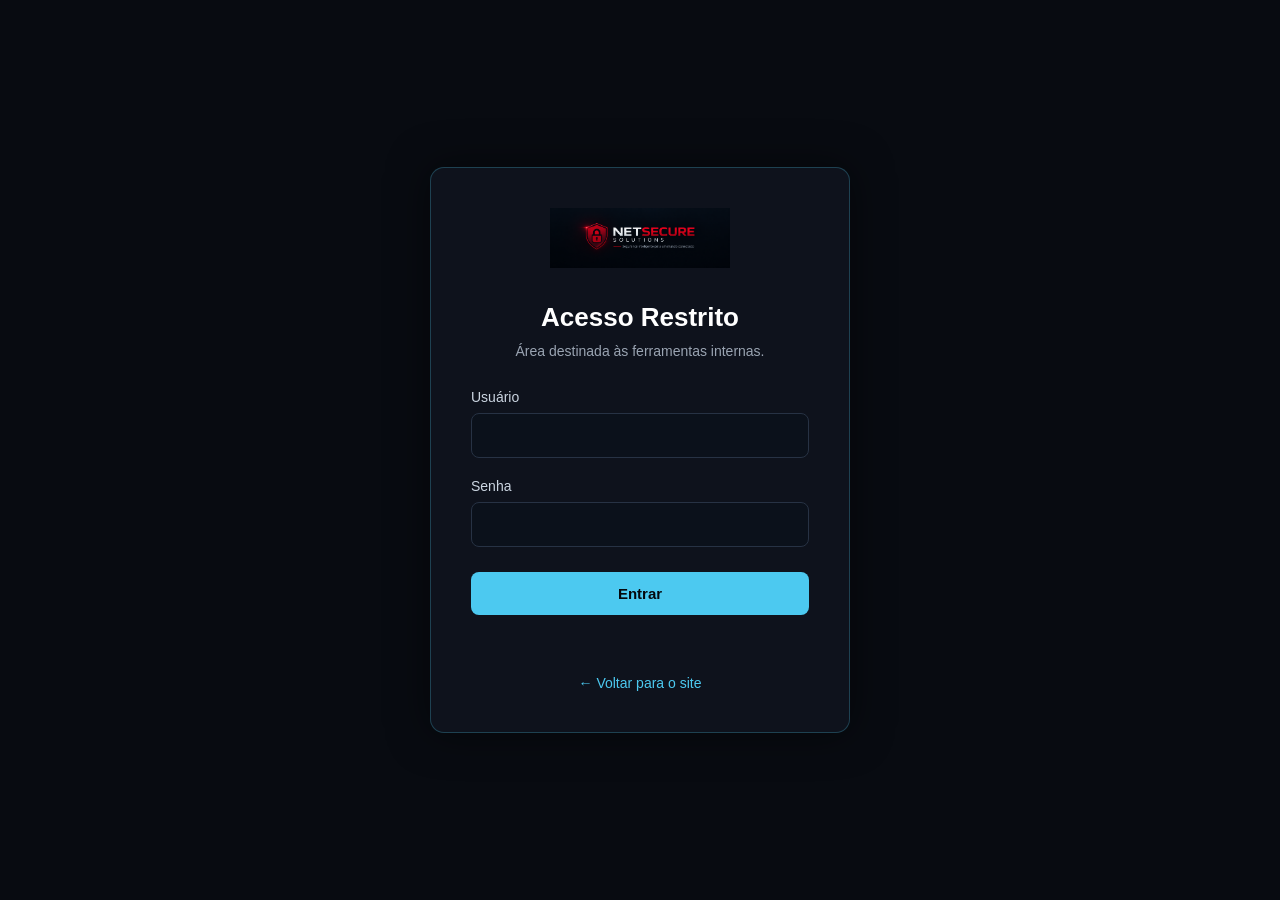
<file: login.html>
<!DOCTYPE html>
<html lang="pt-BR">
<head>
    <meta charset="UTF-8">
    <meta name="viewport" content="width=device-width, initial-scale=1.0">

    <title>Acesso Restrito | NetSecure Solutions</title>

    <link rel="icon" href="assets/favicon.png">
    <link rel="stylesheet" href="login.css">
</head>

<body>

    <div class="login-container">

        <div class="login-card">

            <img src="assets/logo.png" alt="NetSecure Solutions" class="logo">

            <h1>Acesso Restrito</h1>

            <p class="subtitle">
                Área destinada às ferramentas internas.
            </p>

            <form id="loginForm">

                <div class="input-group">
                    <label for="username">Usuário</label>
                    <input
                        type="text"
                        id="username"
                        autocomplete="username"
                        required
                    >
                </div>

                <div class="input-group">
                    <label for="password">Senha</label>
                    <input
                        type="password"
                        id="password"
                        autocomplete="current-password"
                        required
                    >
                </div>

                <button type="submit">
                    Entrar
                </button>

                <p id="errorMessage" class="error-message"></p>

            </form>

            <a href="index.html" class="back-link">
                ← Voltar para o site
            </a>

        </div>

    </div>

    <script src="login.js"></script>

</body>
</html>
</file>
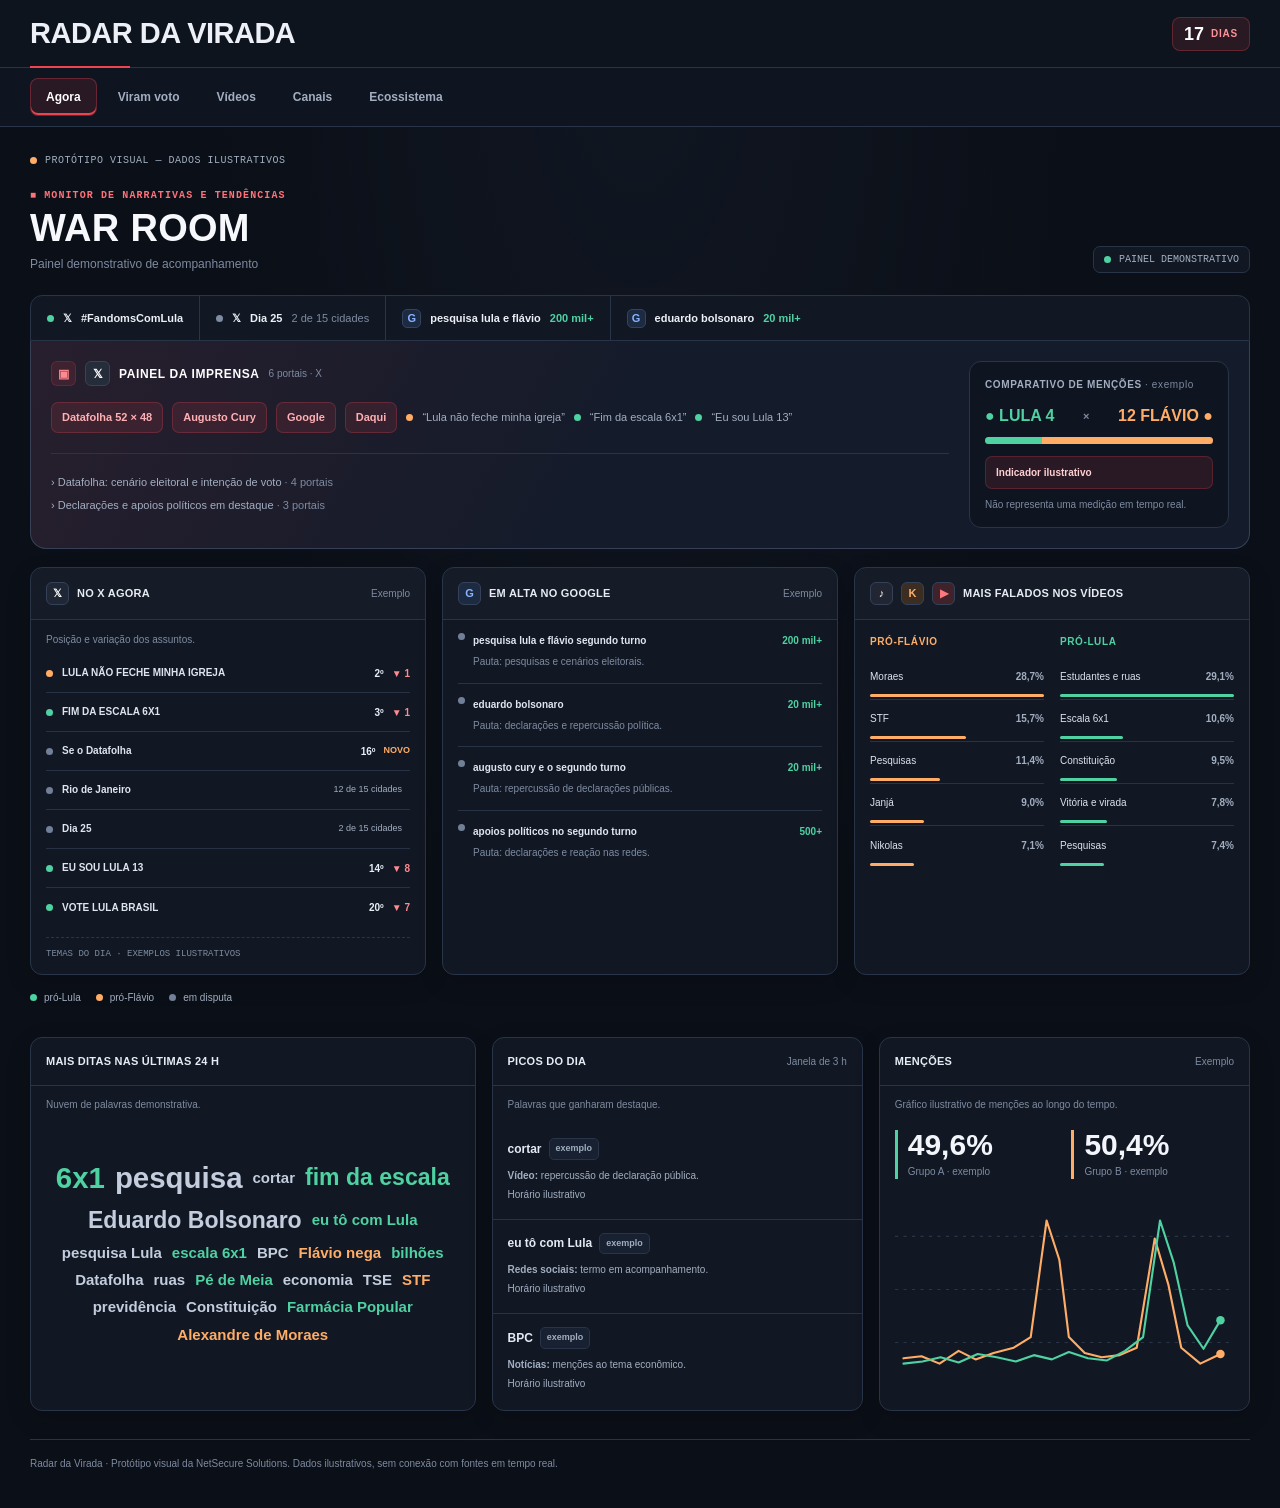
<file: arquivo/radar/radar.html>
<!DOCTYPE html>
<html lang="pt-BR">
<head>
    <meta charset="UTF-8">
    <meta name="viewport" content="width=device-width, initial-scale=1.0">

    <meta name="description"
          content="Radar da Virada — painel de acompanhamento de tendências e narrativas públicas.">

    <title>Radar da Virada | NetSecure Solutions</title>

    <link rel="stylesheet" href="radar.css">
</head>

<body>

    <!-- CABEÇALHO -->
    <header class="topbar">
        <a class="brand" href="../../index.html">
            RADAR DA VIRADA
        </a>

        <div class="countdown">
            <strong>17</strong>
            <span>DIAS</span>
        </div>
    </header>

    <!-- NAVEGAÇÃO -->
    <nav class="tabs" aria-label="Seções do Radar">
        <button class="tab active" data-tab="agora">Agora</button>
        <button class="tab" data-tab="viram-voto">Viram voto</button>
        <button class="tab" data-tab="videos">Vídeos</button>
        <button class="tab" data-tab="canais">Canais</button>
        <button class="tab" data-tab="ecossistema">Ecossistema</button>
    </nav>

    <main class="page">

        <div class="demo-notice">
            <span class="notice-dot"></span>
            PROTÓTIPO VISUAL — DADOS ILUSTRATIVOS
        </div>

        <!-- ==========================================
             ABA AGORA
        =========================================== -->
        <section class="view active" id="view-agora">

            <p class="eyebrow">
                ■ MONITOR DE NARRATIVAS E TENDÊNCIAS
            </p>

            <div class="section-heading">
                <div>
                    <h1>WAR ROOM</h1>
                    <p class="muted">
                        Painel demonstrativo de acompanhamento
                    </p>
                </div>

                <span class="live-label">
                    <i></i> PAINEL DEMONSTRATIVO
                </span>
            </div>

            <!-- FAIXA DE TENDÊNCIAS -->
            <div class="ticker">
                <div class="ticker-item">
                    <span class="ticker-dot green"></span>
                    <b>𝕏</b>
                    <span>#FandomsComLula</span>
                </div>

                <div class="ticker-item">
                    <span class="ticker-dot"></span>
                    <b>𝕏</b>
                    <span>Dia 25</span>
                    <span class="muted">2 de 15 cidades</span>
                </div>

                <div class="ticker-item">
                    <span class="google-g">G</span>
                    <span>pesquisa lula e flávio</span>
                    <strong class="positive">200 mil+</strong>
                </div>

                <div class="ticker-item">
                    <span class="google-g">G</span>
                    <span>eduardo bolsonaro</span>
                    <strong class="positive">20 mil+</strong>
                </div>
            </div>

            <!-- WAR ROOM -->
            <section class="warroom">

                <div class="warroom-main">

                    <div class="warroom-title">
                        <span class="mini-icon">▣</span>
                        <span class="x-icon">𝕏</span>
                        <strong>PAINEL DA IMPRENSA</strong>
                        <small>6 portais · X</small>
                    </div>

                    <div class="topic-chips">
                        <span class="chip">Datafolha 52 × 48</span>
                        <span class="chip">Augusto Cury</span>
                        <span class="chip">Google</span>
                        <span class="chip">Daqui</span>

                        <span class="bullet orange"></span>
                        <span>“Lula não feche minha igreja”</span>

                        <span class="bullet green"></span>
                        <span>“Fim da escala 6x1”</span>

                        <span class="bullet green"></span>
                        <span>“Eu sou Lula 13”</span>
                    </div>

                    <div class="warroom-links">
                        <p>
                            › Datafolha: cenário eleitoral e intenção de voto
                            <span>· 4 portais</span>
                        </p>

                        <p>
                            › Declarações e apoios políticos em destaque
                            <span>· 3 portais</span>
                        </p>
                    </div>

                </div>

                <aside class="versus">

                    <div class="versus-caption">
                        COMPARATIVO DE MENÇÕES
                        <span>· exemplo</span>
                    </div>

                    <div class="versus-score">
                        <span class="green-text">● LULA 4</span>
                        <small>×</small>
                        <span class="orange-text">12 FLÁVIO ●</span>
                    </div>

                    <div class="score-track">
                        <span></span>
                        <i></i>
                    </div>

                    <div class="verdict">
                        Indicador ilustrativo
                    </div>

                    <small>
                        Não representa uma medição em tempo real.
                    </small>

                </aside>
            </section>

            <!-- PAINÉIS PRINCIPAIS -->
            <section class="dashboard-grid">

                <!-- X -->
                <article class="panel">

                    <header class="panel-header">
                        <div>
                            <span class="source-icon x">𝕏</span>
                            <strong>NO X AGORA</strong>
                        </div>
                        <time>Exemplo</time>
                    </header>

                    <p class="panel-subtitle">
                        Posição e variação dos assuntos.
                    </p>

                    <div class="trend-list">

                        <div class="trend-row">
                            <i class="bullet orange"></i>
                            <strong>LULA NÃO FECHE MINHA IGREJA</strong>
                            <b>2º</b>
                            <span class="down">▼ 1</span>
                        </div>

                        <div class="trend-row">
                            <i class="bullet green"></i>
                            <strong>FIM DA ESCALA 6X1</strong>
                            <b>3º</b>
                            <span class="down">▼ 1</span>
                        </div>

                        <div class="trend-row">
                            <i class="bullet gray"></i>
                            <strong>Se o Datafolha</strong>
                            <b>16º</b>
                            <span class="new">NOVO</span>
                        </div>

                        <div class="trend-row">
                            <i class="bullet gray"></i>
                            <strong>Rio de Janeiro</strong>
                            <span class="city-count">12 de 15 cidades</span>
                        </div>

                        <div class="trend-row">
                            <i class="bullet gray"></i>
                            <strong>Dia 25</strong>
                            <span class="city-count">2 de 15 cidades</span>
                        </div>

                        <div class="trend-row">
                            <i class="bullet green"></i>
                            <strong>EU SOU LULA 13</strong>
                            <b>14º</b>
                            <span class="down">▼ 8</span>
                        </div>

                        <div class="trend-row">
                            <i class="bullet green"></i>
                            <strong>VOTE LULA BRASIL</strong>
                            <b>20º</b>
                            <span class="down">▼ 7</span>
                        </div>

                    </div>

                    <p class="footnote">
                        TEMAS DO DIA · EXEMPLOS ILUSTRATIVOS
                    </p>

                </article>

                <!-- GOOGLE -->
                <article class="panel">

                    <header class="panel-header">
                        <div>
                            <span class="source-icon google">G</span>
                            <strong>EM ALTA NO GOOGLE</strong>
                        </div>
                        <time>Exemplo</time>
                    </header>

                    <div class="search-list">

                        <div class="search-item">
                            <div class="search-head">
                                <i class="bullet gray"></i>
                                <strong>pesquisa lula e flávio segundo turno</strong>
                                <b class="positive">200 mil+</b>
                            </div>
                            <p>
                                Pauta: pesquisas e cenários eleitorais.
                            </p>
                        </div>

                        <div class="search-item">
                            <div class="search-head">
                                <i class="bullet gray"></i>
                                <strong>eduardo bolsonaro</strong>
                                <b class="positive">20 mil+</b>
                            </div>
                            <p>
                                Pauta: declarações e repercussão política.
                            </p>
                        </div>

                        <div class="search-item">
                            <div class="search-head">
                                <i class="bullet gray"></i>
                                <strong>augusto cury e o segundo turno</strong>
                                <b class="positive">20 mil+</b>
                            </div>
                            <p>
                                Pauta: repercussão de declarações públicas.
                            </p>
                        </div>

                        <div class="search-item">
                            <div class="search-head">
                                <i class="bullet gray"></i>
                                <strong>apoios políticos no segundo turno</strong>
                                <b class="positive">500+</b>
                            </div>
                            <p>
                                Pauta: declarações e reação nas redes.
                            </p>
                        </div>

                    </div>

                </article>

                <!-- VÍDEOS -->
                <article class="panel">

                    <header class="panel-header">
                        <div>
                            <span class="source-icon tiktok">♪</span>
                            <span class="source-icon kwai">K</span>
                            <span class="source-icon youtube">▶</span>
                            <strong>MAIS FALADOS NOS VÍDEOS</strong>
                        </div>
                    </header>

                    <div class="compare-columns">

                        <div class="compare-col orange-col">
                            <h3>PRÓ-FLÁVIO</h3>

                            <div class="compare-row">
                                <span>Moraes</span>
                                <b>28,7%</b>
                                <i style="--bar:100%"></i>
                            </div>

                            <div class="compare-row">
                                <span>STF</span>
                                <b>15,7%</b>
                                <i style="--bar:55%"></i>
                            </div>

                            <div class="compare-row">
                                <span>Pesquisas</span>
                                <b>11,4%</b>
                                <i style="--bar:40%"></i>
                            </div>

                            <div class="compare-row">
                                <span>Janjá</span>
                                <b>9,0%</b>
                                <i style="--bar:31%"></i>
                            </div>

                            <div class="compare-row">
                                <span>Nikolas</span>
                                <b>7,1%</b>
                                <i style="--bar:25%"></i>
                            </div>

                        </div>

                        <div class="compare-col green-col">
                            <h3>PRÓ-LULA</h3>

                            <div class="compare-row">
                                <span>Estudantes e ruas</span>
                                <b>29,1%</b>
                                <i style="--bar:100%"></i>
                            </div>

                            <div class="compare-row">
                                <span>Escala 6x1</span>
                                <b>10,6%</b>
                                <i style="--bar:36%"></i>
                            </div>

                            <div class="compare-row">
                                <span>Constituição</span>
                                <b>9,5%</b>
                                <i style="--bar:33%"></i>
                            </div>

                            <div class="compare-row">
                                <span>Vitória e virada</span>
                                <b>7,8%</b>
                                <i style="--bar:27%"></i>
                            </div>

                            <div class="compare-row">
                                <span>Pesquisas</span>
                                <b>7,4%</b>
                                <i style="--bar:25%"></i>
                            </div>

                        </div>

                    </div>

                </article>

            </section>

            <!-- LEGENDA -->
            <div class="legend">
                <span><i class="bullet green"></i> pró-Lula</span>
                <span><i class="bullet orange"></i> pró-Flávio</span>
                <span><i class="bullet gray"></i> em disputa</span>
            </div>

            <!-- PAINÉIS INFERIORES -->
            <section class="bottom-grid">

                <!-- NUVEM DE PALAVRAS -->
                <article class="panel word-panel">

                    <header class="panel-header">
                        <strong>MAIS DITAS NAS ÚLTIMAS 24 H</strong>
                    </header>

                    <p class="panel-subtitle">
                        Nuvem de palavras demonstrativa.
                    </p>

                    <div class="word-cloud">
                        <span class="w-large green-word">6x1</span>
                        <span class="w-large">pesquisa</span>
                        <span>cortar</span>

                        <span class="w-mid green-word">fim da escala</span>
                        <span class="w-mid">Eduardo Bolsonaro</span>

                        <span class="green-word">eu tô com Lula</span>
                        <span>pesquisa Lula</span>
                        <span class="green-word">escala 6x1</span>

                        <span>BPC</span>
                        <span class="orange-word">Flávio nega</span>
                        <span class="green-word">bilhões</span>

                        <span>Datafolha</span>
                        <span>ruas</span>
                        <span class="green-word">Pé de Meia</span>
                        <span>economia</span>

                        <span>TSE</span>
                        <span class="orange-word">STF</span>
                        <span>previdência</span>
                        <span>Constituição</span>

                        <span class="green-word">Farmácia Popular</span>
                        <span class="orange-word">Alexandre de Moraes</span>
                    </div>

                </article>

                <!-- PICOS DO DIA -->
                <article class="panel peaks-panel">

                    <header class="panel-header">
                        <strong>PICOS DO DIA</strong>
                        <time>Janela de 3 h</time>
                    </header>

                    <p class="panel-subtitle">
                        Palavras que ganharam destaque.
                    </p>

                    <div class="peak-item">
                        <div class="peak-title">
                            <strong>cortar</strong>
                            <span>exemplo</span>
                        </div>
                        <p>
                            <b>Vídeo:</b> repercussão de declaração pública.
                        </p>
                        <p class="muted">Horário ilustrativo</p>
                    </div>

                    <div class="peak-item">
                        <div class="peak-title">
                            <strong class="green-text">eu tô com Lula</strong>
                            <span>exemplo</span>
                        </div>
                        <p>
                            <b>Redes sociais:</b> termo em acompanhamento.
                        </p>
                        <p class="muted">Horário ilustrativo</p>
                    </div>

                    <div class="peak-item">
                        <div class="peak-title">
                            <strong>BPC</strong>
                            <span>exemplo</span>
                        </div>
                        <p>
                            <b>Notícias:</b> menções ao tema econômico.
                        </p>
                        <p class="muted">Horário ilustrativo</p>
                    </div>

                </article>

                <!-- MENÇÕES -->
                <article class="panel mentions-panel">

                    <header class="panel-header">
                        <strong>MENÇÕES</strong>
                        <time>Exemplo</time>
                    </header>

                    <p class="panel-subtitle">
                        Gráfico ilustrativo de menções ao longo do tempo.
                    </p>

                    <div class="mention-stats">

                        <div class="mention-stat green-border">
                            <strong>49,6%</strong>
                            <span>Grupo A · exemplo</span>
                        </div>

                        <div class="mention-stat orange-border">
                            <strong>50,4%</strong>
                            <span>Grupo B · exemplo</span>
                        </div>

                    </div>

                    <svg class="chart"
                         viewBox="0 0 320 190"
                         role="img"
                         aria-label="Gráfico ilustrativo de menções">

                        <g class="chart-grid">
                            <path d="M0 40 H320"/>
                            <path d="M0 90 H320"/>
                            <path d="M0 140 H320"/>
                        </g>

                        <polyline class="line-orange"
                            points="8,155 25,153 42,160 60,148 76,156 93,150 112,145 128,135 143,25 155,62 164,135 179,150 195,154 212,152 228,145 245,42 258,86 270,145 288,160 307,151"/>

                        <polyline class="line-green"
                            points="8,160 26,158 43,154 60,159 78,151 96,154 114,158 131,152 148,156 164,149 182,155 200,157 217,148 234,135 250,25 263,65 276,124 291,146 307,119"/>

                        <circle cx="307" cy="151" r="4" class="dot-orange"/>
                        <circle cx="307" cy="119" r="4" class="dot-green"/>

                    </svg>

                </article>

            </section>

            <footer class="page-footer">
                Radar da Virada · Protótipo visual da NetSecure Solutions.
                Dados ilustrativos, sem conexão com fontes em tempo real.
            </footer>

        </section>

        <!-- ==========================================
             OUTRAS ABAS
             Serão implementadas nas próximas etapas.
        =========================================== -->

        <section class="view placeholder-view" id="view-viram-voto">
            <p class="eyebrow">RADAR DA VIRADA / 02</p>
            <h1>TEMAS QUE VIRAM VOTO</h1>
            <p>Esta seção será construída na próxima etapa.</p>
        </section>

        <section class="view placeholder-view" id="view-videos">
            <p class="eyebrow">RADAR DA VIRADA / 03</p>
            <h1>VÍDEOS</h1>
            <p>Esta seção será construída na próxima etapa.</p>
        </section>

        <section class="view placeholder-view" id="view-canais">
            <p class="eyebrow">RADAR DA VIRADA / 04</p>
            <h1>DO QUE CADA LADO FALA</h1>
            <p>Esta seção será construída na próxima etapa.</p>
        </section>

        <section class="view placeholder-view" id="view-ecossistema">
            <p class="eyebrow">RADAR DA VIRADA / 05</p>
            <h1>ECOSSISTEMA</h1>
            <p>Esta seção será construída na próxima etapa.</p>
        </section>

    </main>

    <script src="radar.js"></script>

</body>
</html>
</file>
<file: style.css>
/* =========================================================
   RESET
========================================================= */

* {
    margin: 0;
    padding: 0;
    box-sizing: border-box;
}


html {
    scroll-behavior: smooth;
}


body {
    font-family: Arial, Helvetica, sans-serif;

    background: #080b11;

    color: #f5f7fa;

    line-height: 1.6;

    overflow-x: hidden;
}


a {
    text-decoration: none;

    color: inherit;
}


button {
    font-family: inherit;
}


.container {
    width: min(1120px, 90%);

    margin: 0 auto;
}



/* =========================================================
   HEADER
========================================================= */

.header {
    position: fixed;

    top: 0;
    left: 0;

    width: 100%;

    z-index: 1000;

    background: rgba(8, 11, 17, 0.88);

    backdrop-filter: blur(14px);

    border-bottom: 1px solid rgba(255, 255, 255, 0.06);
}


.nav {
    height: 76px;

    display: flex;

    align-items: center;

    justify-content: space-between;
}


.logo {
    display: flex;

    align-items: center;

    height: 60px;
}


.logo img {
    width: 185px;

    height: auto;

    display: block;
}


.menu {
    display: flex;

    align-items: center;

    gap: 32px;
}


.menu a {
    color: #aeb7c5;

    font-size: 14px;

    transition: color 0.3s ease;
}


.menu a:hover {
    color: #4cc9f0;
}


.menu-toggle {
    display: none;

    background: none;

    border: none;

    color: white;

    font-size: 25px;

    cursor: pointer;
}



/* =========================================================
   HERO
========================================================= */

.hero {
    min-height: 100vh;

    display: flex;

    align-items: center;

    padding-top: 100px;

    background:
        radial-gradient(
            circle at 80% 40%,
            rgba(76, 201, 240, 0.09),
            transparent 32%
        ),

        radial-gradient(
            circle at 15% 80%,
            rgba(215, 25, 47, 0.05),
            transparent 30%
        );
}


.hero-content {
    display: grid;

    grid-template-columns: 1.05fr 0.95fr;

    gap: 70px;

    align-items: center;
}


.hero-text {
    max-width: 680px;
}


.eyebrow {
    display: inline-flex;

    align-items: center;

    gap: 8px;

    color: #4cc9f0;

    font-size: 11px;

    font-weight: bold;

    letter-spacing: 2px;

    margin-bottom: 22px;
}


.eyebrow span {
    color: #566170;
}


.hero h1 {
    font-size: clamp(42px, 5.5vw, 72px);

    line-height: 1.04;

    letter-spacing: -3px;

    margin-bottom: 28px;
}


.hero h1 strong {
    display: block;

    color: #4cc9f0;

    font-weight: 700;
}


.hero p {
    max-width: 620px;

    color: #9da7b5;

    font-size: 18px;

    margin-bottom: 36px;
}


.hero-buttons {
    display: flex;

    align-items: center;

    gap: 14px;

    flex-wrap: wrap;
}



/* =========================================================
   BUTTONS
========================================================= */

.btn {
    display: inline-flex;

    align-items: center;

    justify-content: center;

    padding: 13px 22px;

    border-radius: 7px;

    font-size: 14px;

    font-weight: bold;

    transition:
        transform 0.3s ease,
        box-shadow 0.3s ease,
        border-color 0.3s ease,
        color 0.3s ease;
}


.btn-primary {
    background: #4cc9f0;

    color: #061018;
}


.btn-primary:hover {
    transform: translateY(-2px);

    box-shadow:
        0 12px 35px rgba(76, 201, 240, 0.2);
}


.btn-secondary {
    border: 1px solid #303844;

    color: #dce2e8;
}


.btn-secondary:hover {
    border-color: #4cc9f0;

    color: #4cc9f0;
}



/* =========================================================
   NETWORK VISUAL
========================================================= */

.hero-visual {
    display: flex;

    justify-content: center;
}


.network-card {
    width: 100%;

    max-width: 480px;

    background:
        linear-gradient(
            145deg,
            rgba(18, 24, 34, 0.98),
            rgba(9, 13, 20, 0.98)
        );

    border: 1px solid #27313d;

    border-radius: 14px;

    box-shadow:
        0 30px 80px rgba(0, 0, 0, 0.45);

    overflow: hidden;

    position: relative;
}


.network-card::before {
    content: "";

    position: absolute;

    width: 250px;

    height: 250px;

    top: -100px;

    right: -100px;

    background: rgba(76, 201, 240, 0.08);

    border-radius: 50%;

    filter: blur(50px);

    pointer-events: none;
}


.network-header {
    display: flex;

    justify-content: space-between;

    align-items: center;

    padding: 18px 22px;

    border-bottom: 1px solid #222b36;

    font-size: 10px;

    letter-spacing: 1.5px;

    color: #7f8b9a;
}


.status {
    color: #58d68d;

    font-size: 9px;
}



/* NETWORK MAP */

.network-map {
    padding: 35px 30px 30px;

    display: flex;

    flex-direction: column;

    align-items: center;
}


.network-node {
    min-width: 130px;

    padding: 12px 18px;

    display: flex;

    align-items: center;

    justify-content: center;

    gap: 10px;

    border: 1px solid #303b48;

    border-radius: 7px;

    background: #0c1118;

    color: #bfc8d3;

    font-size: 10px;

    font-weight: bold;

    letter-spacing: 1px;

    transition:
        border-color 0.3s ease,
        color 0.3s ease,
        transform 0.3s ease;
}


.network-node:hover {
    border-color: #4cc9f0;

    color: #4cc9f0;

    transform: translateY(-2px);
}


.network-node.firewall {
    border-color: #d7192f;

    color: #ffffff;

    box-shadow:
        0 0 25px rgba(215, 25, 47, 0.08);
}


.network-node.highlight {
    border-color: #4cc9f0;

    color: #4cc9f0;

    box-shadow:
        0 0 25px rgba(76, 201, 240, 0.08);
}


.node-icon {
    font-size: 12px;
}



/* CONNECTIONS */

.network-line {
    width: 1px;

    height: 32px;

    background:
        linear-gradient(
            to bottom,
            #35404d,
            #4cc9f0
        );

    position: relative;
}


.network-line::after {
    content: "";

    position: absolute;

    width: 5px;

    height: 5px;

    left: -2px;

    bottom: -1px;

    border-radius: 50%;

    background: #4cc9f0;

    box-shadow:
        0 0 8px rgba(76, 201, 240, 0.7);

    animation: data-flow 2s infinite;
}


.network-line.small {
    height: 25px;
}



/* BRANCHES */

.network-branches {
    width: 100%;

    display: grid;

    grid-template-columns: repeat(3, 1fr);

    gap: 12px;

    position: relative;
}


.network-branches::before {
    content: "";

    position: absolute;

    top: 0;

    left: 16.5%;

    right: 16.5%;

    height: 1px;

    background: #35404d;
}


.branch {
    display: flex;

    flex-direction: column;

    align-items: center;
}



/* NETWORK FOOTER */

.network-footer {
    display: flex;

    justify-content: space-between;

    padding: 14px 22px;

    border-top: 1px solid #222b36;

    color: #697585;

    font-size: 9px;

    letter-spacing: 1.5px;
}


.network-footer span:last-child {
    color: #58d68d;
}



/* =========================================================
   ANIMATION
========================================================= */

@keyframes data-flow {

    0% {
        opacity: 0;

        transform: translateY(-12px);
    }

    30% {
        opacity: 1;
    }

    70% {
        opacity: 1;
    }

    100% {
        opacity: 0;

        transform: translateY(12px);
    }

}



/* =========================================================
   GENERAL SECTIONS
========================================================= */

.section {
    padding: 120px 0;
}


.section-dark {
    background: #0c1118;
}


.section-title {
    max-width: 700px;

    margin-bottom: 55px;
}


.section-title > span,
.about-title > span,
.contact-content > span {
    color: #4cc9f0;

    font-size: 11px;

    letter-spacing: 2px;

    font-weight: bold;
}


.section-title h2 {
    font-size: clamp(32px, 5vw, 50px);

    line-height: 1.1;

    margin: 15px 0;
}


.section-title p {
    color: #8f9baa;

    font-size: 17px;
}



/* =========================================================
   SERVICE CARDS
========================================================= */

.cards {
    display: grid;

    grid-template-columns: repeat(3, 1fr);

    gap: 20px;
}


.card {
    padding: 32px;

    background:
        linear-gradient(
            145deg,
            #111821,
            #0d131b
        );

    border: 1px solid #202936;

    border-radius: 12px;

    transition:
        transform 0.3s ease,
        border-color 0.3s ease,
        box-shadow 0.3s ease;
}


.card:hover {
    transform: translateY(-6px);

    border-color: #344452;

    box-shadow:
        0 20px 50px rgba(0, 0, 0, 0.25);
}


.card-icon {
    width: 52px;

    height: 52px;

    display: flex;

    align-items: center;

    justify-content: center;

    margin-bottom: 24px;

    border-radius: 10px;

    background: #0a1017;

    border: 1px solid #27313d;

    color: #4cc9f0;

    font-size: 22px;
}



/* SHIELD ICON */

.shield {
    width: 25px;

    height: 30px;

    display: flex;

    align-items: center;

    justify-content: center;

    background: #d7192f;

    clip-path: polygon(
        50% 0%,
        92% 15%,
        87% 65%,
        50% 100%,
        13% 65%,
        8% 15%
    );

    color: white;

    font-size: 12px;

    font-weight: bold;
}



/* NETWORK ICON */

.network-symbol {
    width: 28px;

    height: 28px;

    position: relative;
}


.network-symbol span {
    position: absolute;

    width: 7px;

    height: 7px;

    border-radius: 50%;

    background: #4cc9f0;
}


.network-symbol span:nth-child(1) {
    top: 0;

    left: 11px;
}


.network-symbol span:nth-child(2) {
    bottom: 0;

    left: 0;
}


.network-symbol span:nth-child(3) {
    bottom: 0;

    right: 0;
}


.network-symbol::before,
.network-symbol::after {
    content: "";

    position: absolute;

    width: 17px;

    height: 1px;

    background: #4cc9f0;

    top: 17px;
}


.network-symbol::before {
    left: 1px;

    transform: rotate(25deg);
}


.network-symbol::after {
    right: 1px;

    transform: rotate(-25deg);
}



/* DEVOPS */

.devops-icon {
    color: #4cc9f0;

    font-family: monospace;

    font-weight: bold;
}


.card h3 {
    font-size: 20px;

    margin-bottom: 12px;
}


.card p {
    color: #8f9baa;

    margin-bottom: 20px;
}


.card ul {
    list-style: none;

    color: #b9c2cd;

    font-size: 14px;
}


.card li {
    margin: 8px 0;
}


.card li::before {
    content: "→";

    color: #4cc9f0;

    margin-right: 8px;
}



/* =========================================================
   ABOUT
========================================================= */

.about {
    display: grid;

    grid-template-columns: 1fr 1fr;

    gap: 80px;

    align-items: start;
}


.about-title h2 {
    font-size: clamp(32px, 4vw, 48px);

    line-height: 1.15;

    margin-top: 15px;
}


.about-text {
    color: #a0aab7;

    font-size: 17px;
}


.about-text p {
    margin-bottom: 22px;
}



/* =========================================================
   TECHNOLOGIES
========================================================= */

.tech-grid {
    display: flex;

    flex-wrap: wrap;

    gap: 12px;
}


.tech-grid span {
    padding: 12px 18px;

    border: 1px solid #29313c;

    border-radius: 6px;

    color: #c6ced8;

    background: #0e141c;

    font-size: 14px;

    transition:
        border-color 0.3s ease,
        color 0.3s ease,
        transform 0.3s ease;
}


.tech-grid span:hover {
    border-color: #4cc9f0;

    color: #4cc9f0;

    transform: translateY(-2px);
}



/* =========================================================
   PROJECTS
========================================================= */

.projects {
    display: grid;

    grid-template-columns: repeat(3, 1fr);

    gap: 20px;
}


.project {
    min-height: 250px;

    padding: 30px;

    border: 1px solid #202936;

    border-radius: 12px;

    background:
        linear-gradient(
            145deg,
            #111821,
            #0d131b
        );

    position: relative;

    overflow: hidden;

    transition:
        border-color 0.3s ease,
        transform 0.3s ease;
}


.project:hover {
    border-color: #344452;

    transform: translateY(-5px);
}


.project::after {
    content: "";

    position: absolute;

    width: 100px;

    height: 100px;

    right: -50px;

    bottom: -50px;

    border-radius: 50%;

    background: rgba(76, 201, 240, 0.06);

    filter: blur(15px);
}


.project > span {
    color: #4cc9f0;

    font-size: 11px;

    letter-spacing: 2px;
}


.project h3 {
    font-size: 23px;

    margin: 30px 0 15px;
}


.project p {
    color: #8f9baa;
}


.project-arrow {
    position: absolute;

    bottom: 25px;

    right: 30px;

    color: #4cc9f0;

    font-size: 22px;

    transition: transform 0.3s ease;
}


.project:hover .project-arrow {
    transform: translateX(5px);
}



/* =========================================================
   CONTACT
========================================================= */

.contact {
    padding: 140px 0;

    text-align: center;

    background:
        radial-gradient(
            circle at center,
            rgba(76, 201, 240, 0.09),
            transparent 45%
        );
}


.contact-content {
    max-width: 800px;
}


.contact h2 {
    font-size: clamp(38px, 6vw, 64px);

    line-height: 1.05;

    margin: 18px 0;
}


.contact p {
    color: #929dab;

    font-size: 17px;

    margin-bottom: 30px;
}



/* =========================================================
   FOOTER
========================================================= */

footer {
    border-top: 1px solid #202936;

    background: #070a0f;

    padding: 35px 0;
}


.footer-content {
    display: flex;

    justify-content: space-between;

    align-items: center;
}


footer .logo {
    margin-bottom: 8px;
}


footer .logo img {
    width: 160px;
}


footer p {
    color: #6f7987;

    font-size: 13px;
}


.footer-right {
    text-align: right;
}



/* =========================================================
   RESPONSIVE — TABLET
========================================================= */

@media (max-width: 900px) {

    .hero-content {
        grid-template-columns: 1fr;

        gap: 55px;
    }


    .hero-visual {
        justify-content: flex-start;
    }


    .network-card {
        max-width: 600px;
    }


    .cards,
    .projects {
        grid-template-columns: 1fr;
    }


    .about {
        grid-template-columns: 1fr;

        gap: 40px;
    }

}



/* =========================================================
   RESPONSIVE — MOBILE
========================================================= */

@media (max-width: 700px) {

    .nav {
        height: 68px;
    }


    .logo img {
        width: 155px;
    }


    .menu-toggle {
        display: block;
    }


    .menu {
        display: none;

        position: absolute;

        top: 68px;

        left: 0;

        width: 100%;

        padding: 20px;

        background: #0b1017;

        flex-direction: column;

        align-items: flex-start;

        gap: 20px;

        border-bottom: 1px solid #202936;
    }


    .menu.active {
        display: flex;
    }


    .hero {
        padding-top: 110px;
    }


    .hero h1 {
        letter-spacing: -2px;
    }


    .hero p {
        font-size: 16px;
    }


    .hero-buttons {
        flex-direction: column;

        align-items: stretch;
    }


    .btn {
        width: 100%;
    }


    .section {
        padding: 90px 0;
    }


    .network-map {
        padding-left: 15px;

        padding-right: 15px;
    }


    .network-branches {
        gap: 5px;
    }


    .network-node {
        min-width: 0;

        width: 100%;

        padding: 11px 8px;

        font-size: 8px;
    }


    .network-header {
        font-size: 8px;
    }


    .footer-content {
        flex-direction: column;

        gap: 20px;

        align-items: flex-start;
    }


    .footer-right {
        text-align: left;
    }

}
</file>
<file: banda-iptv/style.css>
* {
    box-sizing: border-box;
    margin: 0;
    padding: 0;
}

body {
    font-family: Arial, Helvetica, sans-serif;
    background: #080b11;
    color: #ffffff;
    min-height: 100vh;
}

.header {
    border-bottom: 1px solid #1d2938;
    background: #0a0f17;
}

.header-container {
    max-width: 1100px;
    margin: auto;

    min-height: 75px;

    padding: 0 25px;

    display: flex;
    align-items: center;
    justify-content: space-between;
}

.header a {
    display: flex;
}

.logo {
    width: 145px;
}

.header-title {
    color: #4cc9f0;
    font-size: 13px;
    font-weight: bold;
    letter-spacing: 2px;
}

.logout-button {
    padding: 8px 16px;

    border: 1px solid rgba(215, 25, 47, 0.5);
    border-radius: 7px;

    background: transparent;
    color: #ff6b78;

    cursor: pointer;
}

.hero {
    max-width: 1100px;
    margin: auto;

    padding: 70px 25px 40px;
}

.hero span {
    color: #4cc9f0;

    font-size: 12px;
    font-weight: bold;

    letter-spacing: 2px;
}

.hero h1 {
    margin-top: 15px;
    margin-bottom: 15px;

    font-size: 40px;
}

.hero p {
    color: #9aa4b2;

    font-size: 16px;
    line-height: 1.6;
}

.calculator {
    max-width: 1100px;
    margin: auto;

    padding: 20px 25px 70px;
}

.card {
    padding: 30px;

    background: #0d131d;

    border: 1px solid #1d2938;
    border-radius: 12px;
}

.card h2 {
    margin-bottom: 25px;
}

.form-grid {
    display: grid;

    grid-template-columns: repeat(2, 1fr);

    gap: 20px;
}

.input-group label {
    display: block;

    margin-bottom: 8px;

    color: #cbd5e1;

    font-size: 14px;
}

.input-group input {
    width: 100%;

    padding: 13px;

    background: #080b11;

    border: 1px solid #273244;
    border-radius: 7px;

    color: #ffffff;

    font-size: 15px;

    outline: none;
}

.input-group input:focus {
    border-color: #4cc9f0;
}

.calculate-button {
    width: 100%;

    margin-top: 25px;
    padding: 14px;

    border: none;
    border-radius: 7px;

    background: #4cc9f0;
    color: #05080d;

    font-weight: bold;
    font-size: 15px;

    cursor: pointer;
}

.results {
    display: grid;

    grid-template-columns: repeat(4, 1fr);

    gap: 15px;

    margin-top: 25px;
}

.result-card {
    padding: 25px;

    background: #0d131d;

    border: 1px solid #1d2938;
    border-radius: 10px;
}

.result-card span {
    display: block;

    color: #9aa4b2;

    font-size: 13px;

    margin-bottom: 12px;
}

.result-card strong {
    font-size: 23px;
}

.result-card.highlight {
    border-color: rgba(76, 201, 240, 0.4);
}

.result-card.highlight strong {
    color: #4cc9f0;
}

.info-box {
    margin-top: 25px;

    padding: 20px;

    background: rgba(76, 201, 240, 0.03);

    border: 1px solid rgba(76, 201, 240, 0.15);

    border-radius: 8px;
}

.info-box strong {
    color: #4cc9f0;
}

.info-box p {
    margin-top: 8px;

    color: #9aa4b2;

    font-size: 13px;
    line-height: 1.6;
}

footer {
    border-top: 1px solid #1d2938;

    padding: 25px;

    text-align: center;
}

footer a {
    color: #4cc9f0;
    text-decoration: none;
}

@media (max-width: 800px) {

    .form-grid,
    .results {
        grid-template-columns: 1fr;
    }

    .hero h1 {
        font-size: 32px;
    }

    .header-title {
        display: none;
    }
}
</file>
<file: storage-iptv/style.css>
* {
    box-sizing: border-box;
    margin: 0;
    padding: 0;
}

body {
    font-family: Arial, Helvetica, sans-serif;
    background: #080b11;
    color: #ffffff;
    min-height: 100vh;
}

.header {
    border-bottom: 1px solid #1d2938;
    background: #0a0f17;
}

.header-container {
    max-width: 1100px;
    margin: auto;

    min-height: 75px;

    padding: 0 25px;

    display: flex;
    align-items: center;
    justify-content: space-between;
}

.header a {
    display: flex;
}

.logo {
    width: 145px;
}

.header-title {
    color: #4cc9f0;
    font-size: 13px;
    font-weight: bold;
    letter-spacing: 2px;
}

.logout-button {
    padding: 8px 16px;

    border: 1px solid rgba(215, 25, 47, 0.5);
    border-radius: 7px;

    background: transparent;
    color: #ff6b78;

    cursor: pointer;
}

.hero {
    max-width: 1100px;
    margin: auto;

    padding: 70px 25px 40px;
}

.hero span {
    color: #4cc9f0;

    font-size: 12px;
    font-weight: bold;

    letter-spacing: 2px;
}

.hero h1 {
    margin-top: 15px;
    margin-bottom: 15px;

    font-size: 40px;
}

.hero p {
    color: #9aa4b2;

    font-size: 16px;
    line-height: 1.6;
}

.calculator {
    max-width: 1100px;
    margin: auto;

    padding: 20px 25px 70px;
}

.card {
    padding: 30px;

    background: #0d131d;

    border: 1px solid #1d2938;
    border-radius: 12px;
}

.card h2 {
    margin-bottom: 25px;
}

.form-grid {
    display: grid;

    grid-template-columns: repeat(2, 1fr);

    gap: 20px;
}

.input-group label {
    display: block;

    margin-bottom: 8px;

    color: #cbd5e1;

    font-size: 14px;
}

.input-group input {
    width: 100%;

    padding: 13px;

    background: #080b11;

    border: 1px solid #273244;
    border-radius: 7px;

    color: #ffffff;

    font-size: 15px;

    outline: none;
}

.input-group input:focus {
    border-color: #4cc9f0;
}

.calculate-button {
    width: 100%;

    margin-top: 25px;
    padding: 14px;

    border: none;
    border-radius: 7px;

    background: #4cc9f0;
    color: #05080d;

    font-weight: bold;
    font-size: 15px;

    cursor: pointer;
}

.results {
    display: grid;

    grid-template-columns: repeat(4, 1fr);

    gap: 15px;

    margin-top: 25px;
}

.result-card {
    padding: 25px;

    background: #0d131d;

    border: 1px solid #1d2938;
    border-radius: 10px;
}

.result-card span {
    display: block;

    color: #9aa4b2;

    font-size: 13px;

    margin-bottom: 12px;
}

.result-card strong {
    font-size: 23px;
}

.result-card.highlight {
    border-color: rgba(76, 201, 240, 0.4);
}

.result-card.highlight strong {
    color: #4cc9f0;
}

.info-box {
    margin-top: 25px;

    padding: 20px;

    background: rgba(76, 201, 240, 0.03);

    border: 1px solid rgba(76, 201, 240, 0.15);

    border-radius: 8px;
}

.info-box strong {
    color: #4cc9f0;
}

.info-box p {
    margin-top: 8px;

    color: #9aa4b2;

    font-size: 13px;
    line-height: 1.6;
}

footer {
    border-top: 1px solid #1d2938;

    padding: 25px;

    text-align: center;
}

footer a {
    color: #4cc9f0;
    text-decoration: none;
}

@media (max-width: 800px) {

    .form-grid,
    .results {
        grid-template-columns: 1fr;
    }

    .hero h1 {
        font-size: 32px;
    }

    .header-title {
        display: none;
    }
}
</file>
<file: arquivo/cgnat/style.css>
* {
    box-sizing: border-box;
    margin: 0;
    padding: 0;
}

html {
    scroll-behavior: smooth;
}

body {
    background: #080b11;
    color: #f2f5f8;
    font-family: Arial, Helvetica, sans-serif;
    min-height: 100vh;
}

a {
    text-decoration: none;
    color: inherit;
}

button,
textarea {
    font-family: inherit;
}


/* =====================================================
   CONTAINER
===================================================== */

.container {
    width: min(1180px, calc(100% - 40px));
    margin: 0 auto;
}


/* =====================================================
   HEADER
===================================================== */

.header {
    position: fixed;
    top: 0;
    left: 0;
    right: 0;

    z-index: 1000;

    background: rgba(8, 11, 17, 0.92);

    border-bottom: 1px solid rgba(255, 255, 255, 0.06);

    backdrop-filter: blur(12px);
}

.nav {
    min-height: 78px;

    display: flex;
    align-items: center;
    justify-content: space-between;
}

.logo img {
    display: block;

    width: 175px;
    height: auto;
}

.menu {
    display: flex;
    align-items: center;
    gap: 28px;
}

.menu a {
    color: #aab4c2;

    font-size: 13px;

    transition: color 0.2s ease;
}

.menu a:hover {
    color: #4cc9f0;
}

.menu-toggle {
    display: none;

    border: 0;
    background: transparent;

    color: #fff;

    font-size: 26px;

    cursor: pointer;
}


/* =====================================================
   PAGE
===================================================== */

.tool-page {
    padding: 145px 0 80px;

    min-height: 100vh;

    background:
        radial-gradient(
            circle at 85% 15%,
            rgba(76, 201, 240, 0.08),
            transparent 30%
        ),

        radial-gradient(
            circle at 10% 70%,
            rgba(215, 25, 47, 0.05),
            transparent 28%
        );
}


/* =====================================================
   HEADER DA FERRAMENTA
===================================================== */

.tool-header {
    max-width: 850px;

    margin-bottom: 45px;
}

.tool-tag {
    color: #4cc9f0;

    font-size: 11px;

    font-weight: bold;

    letter-spacing: 2px;
}

.tool-header h1 {
    margin-top: 15px;
    margin-bottom: 18px;

    font-size: clamp(42px, 6vw, 68px);

    line-height: 1.04;

    letter-spacing: -3px;
}

.tool-header h1 strong {
    color: #4cc9f0;
}

.tool-header p {
    max-width: 720px;

    color: #9da7b5;

    font-size: 17px;

    line-height: 1.7;
}

.tool-header p strong {
    color: #dbe5ef;
}


/* =====================================================
   PANEL
===================================================== */

.panel {
    margin-bottom: 24px;

    padding: 28px;

    border: 1px solid #252d38;

    border-radius: 12px;

    background: rgba(13, 18, 26, 0.9);
}

.panel-header {
    display: flex;

    align-items: center;
    justify-content: space-between;

    gap: 20px;

    margin-bottom: 22px;
}

.panel-label {
    color: #4cc9f0;

    font-size: 10px;

    font-weight: bold;

    letter-spacing: 1.8px;
}

.panel h2 {
    margin-top: 7px;

    font-size: 21px;
}

.local-badge {
    color: #78dba5;

    font-size: 10px;

    font-weight: bold;

    letter-spacing: 1px;

    white-space: nowrap;
}


/* =====================================================
   TEXTAREA
===================================================== */

textarea {
    width: 100%;

    min-height: 280px;

    resize: vertical;

    padding: 18px;

    border: 1px solid #303946;

    border-radius: 8px;

    outline: none;

    background: #080b11;

    color: #dce5ee;

    font-family: Consolas, "Courier New", monospace;

    font-size: 13px;

    line-height: 1.6;
}

textarea:focus {
    border-color: #4cc9f0;

    box-shadow:
        0 0 0 2px
        rgba(76, 201, 240, 0.08);
}

textarea::placeholder {
    color: #566171;
}


/* =====================================================
   INPUT INFO
===================================================== */

.input-info {
    display: flex;

    justify-content: space-between;

    gap: 20px;

    margin-top: 9px;

    color: #697586;

    font-size: 11px;
}


/* =====================================================
   BUTTONS
===================================================== */

.actions {
    display: flex;

    gap: 10px;

    margin-top: 20px;
}

.btn {
    border: 0;

    border-radius: 6px;

    padding: 12px 18px;

    font-size: 11px;

    font-weight: bold;

    letter-spacing: 0.8px;

    cursor: pointer;

    transition:
        transform 0.2s ease,
        opacity 0.2s ease,
        border-color 0.2s ease;
}

.btn:hover {
    transform: translateY(-1px);
}

.btn:active {
    transform: translateY(0);
}

.btn-primary {
    background: #4cc9f0;

    color: #071018;
}

.btn-secondary {
    background: transparent;

    color: #aab4c2;

    border: 1px solid #303946;
}

.btn-secondary:hover {
    border-color: #4cc9f0;
}

.btn-small {
    padding: 9px 12px;

    background: transparent;

    color: #aab4c2;

    border: 1px solid #303946;
}

.btn-small:hover {
    color: #4cc9f0;

    border-color: #4cc9f0;
}


/* =====================================================
   RESULTADOS
===================================================== */

.results-panel {
    overflow: hidden;
}

.result-counter {
    display: flex;

    align-items: baseline;

    gap: 7px;
}

.result-counter span {
    color: #4cc9f0;

    font-size: 28px;

    font-weight: bold;
}

.result-counter small {
    color: #6f7b8b;

    font-size: 11px;
}


/* =====================================================
   TOOLBAR
===================================================== */

.table-toolbar {
    display: flex;

    justify-content: space-between;

    align-items: center;

    gap: 20px;

    padding: 14px;

    margin-bottom: 12px;

    border:
        1px solid
        #252d38;

    border-radius: 7px;

    background: #0a0f16;
}

.checkbox-control {
    display: flex;

    align-items: center;

    gap: 9px;

    color: #aab4c2;

    font-size: 12px;

    cursor: pointer;
}

.checkbox-control input {
    width: 15px;
    height: 15px;

    accent-color: #4cc9f0;

    cursor: pointer;
}

.toolbar-actions {
    display: flex;

    gap: 7px;

    flex-wrap: wrap;
}


/* =====================================================
   TABELA
===================================================== */

.table-wrapper {
    width: 100%;

    overflow-x: auto;

    border:
        1px solid
        #252d38;

    border-radius: 7px;
}

table {
    width: 100%;

    min-width: 800px;

    border-collapse: collapse;
}

thead {
    background: #101720;
}

th {
    padding: 13px 14px;

    color: #7e8999;

    font-size: 10px;

    font-weight: bold;

    letter-spacing: 1px;

    text-align: left;

    border-bottom:
        1px solid
        #252d38;
}

td {
    padding: 12px 14px;

    color: #aab4c2;

    font-size: 12px;

    border-bottom:
        1px solid
        rgba(255, 255, 255, 0.04);

    vertical-align: top;
}

tbody tr:hover {
    background: rgba(76, 201, 240, 0.035);
}

tbody tr:last-child td {
    border-bottom: 0;
}

.select-column {
    width: 45px;

    text-align: center;
}

.row-checkbox {
    width: 15px;
    height: 15px;

    accent-color: #4cc9f0;

    cursor: pointer;
}

.message-cell {
    max-width: 580px;

    color: #c1cad5;

    font-family: Consolas, "Courier New", monospace;

    font-size: 11px;

    word-break: break-word;
}

.ip-cell {
    color: #4cc9f0;

    font-family: Consolas, "Courier New", monospace;

    white-space: nowrap;
}

.nat-cell {
    color: #e8edf2;

    font-weight: bold;
}

.empty-row td {
    padding: 0;
}


/* =====================================================
   EMPTY STATE
===================================================== */

.empty-state {
    min-height: 180px;

    display: flex;

    flex-direction: column;

    align-items: center;

    justify-content: center;

    gap: 12px;

    color: #596575;
}

.empty-state span {
    font-size: 28px;
}

.empty-state p {
    font-size: 12px;
}


/* =====================================================
   STATUS
===================================================== */

.status-message {
    min-height: 20px;

    margin-top: 12px;

    color: #78dba5;

    font-size: 12px;
}

.status-message.error {
    color: #ff6676;
}


/* =====================================================
   INFO
===================================================== */

.info-grid {
    display: grid;

    grid-template-columns:
        repeat(2, 1fr);

    gap: 20px;

    margin-top: 24px;
}

.info-card {
    padding: 24px;

    border:
        1px solid
        #252d38;

    border-radius: 10px;

    background: #0d121a;
}

.info-card > span {
    color: #4cc9f0;

    font-size: 10px;

    font-weight: bold;

    letter-spacing: 1.5px;
}

.info-card h3 {
    margin:
        12px 0 10px;

    font-size: 17px;
}

.info-card p {
    color: #8994a4;

    font-size: 13px;

    line-height: 1.7;
}

.info-card strong {
    color: #cbd5df;
}


/* =====================================================
   VOLTAR
===================================================== */

.back-link {
    margin-top: 35px;
}

.back-link a {
    color: #4cc9f0;

    font-size: 13px;

    font-weight: bold;
}


/* =====================================================
   RESPONSIVO
===================================================== */

@media (max-width: 850px) {

    .menu {
        position: absolute;

        top: 78px;
        left: 0;
        right: 0;

        display: none;

        flex-direction: column;

        align-items: flex-start;

        gap: 0;

        padding: 10px 20px 20px;

        background: #080b11;

        border-bottom:
            1px solid
            #252d38;
    }

    .menu.active {
        display: flex;
    }

    .menu a {
        width: 100%;

        padding: 13px 0;

        border-bottom:
            1px solid
            rgba(255, 255, 255, 0.04);
    }

    .menu-toggle {
        display: block;
    }

    .panel-header {
        align-items: flex-start;

        flex-direction: column;
    }

    .table-toolbar {
        align-items: flex-start;

        flex-direction: column;
    }

    .toolbar-actions {
        width: 100%;
    }

    .info-grid {
        grid-template-columns: 1fr;
    }
}


@media (max-width: 600px) {

    .container {
        width:
            calc(100% - 28px);
    }

    .logo img {
        width: 150px;
    }

    .tool-page {
        padding-top: 120px;
    }

    .tool-header h1 {
        letter-spacing: -2px;
    }

    .panel {
        padding: 18px;
    }

    textarea {
        min-height: 240px;
    }

    .input-info {
        flex-direction: column;

        gap: 5px;
    }

    .actions {
        flex-direction: column;
    }

    .actions .btn {
        width: 100%;
    }

    .toolbar-actions {
        flex-direction: column;
    }

    .toolbar-actions .btn {
        width: 100%;
    }
}
</file>
<file: arquivo/gerador-senhas/style.css>
* {
    box-sizing: border-box;
    margin: 0;
    padding: 0;
}

html {
    background: #080b11;
}

body {
    min-height: 100vh;

    font-family: Arial, Helvetica, sans-serif;

    background: #080b11;

    color: #ffffff;
}


/* HEADER */

.header {
    width: 100%;

    background: #0a0f17;

    border-bottom: 1px solid #1d2938;
}

.header-container {
    max-width: 1100px;

    min-height: 75px;

    margin: auto;

    padding: 0 25px;

    display: flex;

    align-items: center;

    justify-content: space-between;
}

.logo-link {
    display: flex;

    align-items: center;
}

.logo {
    width: 145px;

    height: auto;

    display: block;
}

.header-title {
    color: #4cc9f0;

    font-size: 13px;

    font-weight: bold;

    letter-spacing: 2px;
}

.logout-button {
    padding: 9px 17px;

    background: transparent;

    border: 1px solid rgba(215, 25, 47, 0.5);

    border-radius: 7px;

    color: #ff6b78;

    cursor: pointer;

    font-size: 14px;
}

.logout-button:hover {
    background: rgba(215, 25, 47, 0.1);
}


/* HERO */

.hero {
    max-width: 1100px;

    margin: auto;

    padding: 70px 25px 40px;
}

.hero span {
    color: #4cc9f0;

    font-size: 12px;

    font-weight: bold;

    letter-spacing: 2px;
}

.hero h1 {
    margin-top: 15px;

    margin-bottom: 15px;

    font-size: 40px;

    line-height: 1.2;
}

.hero p {
    max-width: 700px;

    color: #9aa4b2;

    font-size: 16px;

    line-height: 1.6;
}


/* GENERATOR */

.generator {
    max-width: 1100px;

    margin: auto;

    padding: 20px 25px 70px;
}


/* CARD */

.card {
    padding: 30px;

    background: #0d131d;

    border: 1px solid #1d2938;

    border-radius: 12px;
}

.card h2 {
    margin-bottom: 25px;

    font-size: 22px;
}


/* LENGTH */

.length-container {
    margin-bottom: 30px;
}

.length-header {
    display: flex;

    align-items: center;

    justify-content: space-between;

    margin-bottom: 15px;
}

.length-header label {
    color: #cbd5e1;

    font-size: 14px;
}

.length-header strong {
    color: #4cc9f0;

    font-size: 18px;
}


/* RANGE */

input[type="range"] {
    width: 100%;

    height: 6px;

    accent-color: #4cc9f0;

    cursor: pointer;
}


/* OPTIONS */

.options {
    display: grid;

    grid-template-columns: 1fr 1fr;

    gap: 15px;

    margin-bottom: 25px;
}

.option {
    display: flex;

    align-items: center;

    gap: 10px;

    padding: 15px;

    background: #080b11;

    border: 1px solid #1d2938;

    border-radius: 7px;

    color: #cbd5e1;

    font-size: 14px;

    cursor: pointer;
}

.option:hover {
    border-color: #334155;
}

.option input {
    width: 16px;

    height: 16px;

    accent-color: #4cc9f0;

    cursor: pointer;
}


/* GENERATE BUTTON */

.generate-button {
    width: 100%;

    padding: 14px;

    border: none;

    border-radius: 7px;

    background: #4cc9f0;

    color: #05080d;

    font-size: 15px;

    font-weight: bold;

    cursor: pointer;
}

.generate-button:hover {
    opacity: 0.85;
}


/* RESULT */

.result-card {
    margin-top: 25px;

    padding: 30px;

    background: #0d131d;

    border: 1px solid #1d2938;

    border-radius: 12px;
}

.result-header {
    display: flex;

    align-items: center;

    justify-content: space-between;

    margin-bottom: 15px;
}

.result-header span {
    color: #9aa4b2;

    font-size: 13px;
}

.copy-button {
    padding: 8px 15px;

    border: 1px solid rgba(76, 201, 240, 0.3);

    border-radius: 6px;

    background: transparent;

    color: #4cc9f0;

    cursor: pointer;
}

.copy-button:hover {
    background: rgba(76, 201, 240, 0.08);
}


/* PASSWORD */

.password-display {
    min-height: 65px;

    padding: 18px;

    display: flex;

    align-items: center;

    background: #080b11;

    border: 1px solid #273244;

    border-radius: 7px;

    color: #ffffff;

    font-family: "Courier New", monospace;

    font-size: 18px;

    line-height: 1.5;

    word-break: break-all;
}


/* STRENGTH */

.strength-container {
    margin-top: 25px;
}

.strength-label {
    display: flex;

    justify-content: space-between;

    margin-bottom: 10px;

    font-size: 13px;
}

.strength-label span {
    color: #9aa4b2;
}

.strength-label strong {
    color: #4cc9f0;
}

.strength-bar {
    width: 100%;

    height: 7px;

    background: #1d2938;

    border-radius: 10px;

    overflow: hidden;
}

.strength-progress {
    width: 0%;

    height: 100%;

    background: #4cc9f0;

    transition: width 0.3s ease;
}


/* INFO */

.info-box {
    margin-top: 25px;

    padding: 20px;

    background: rgba(76, 201, 240, 0.03);

    border: 1px solid rgba(76, 201, 240, 0.15);

    border-radius: 8px;
}

.info-box strong {
    color: #4cc9f0;
}

.info-box p {
    margin-top: 8px;

    color: #9aa4b2;

    font-size: 13px;

    line-height: 1.6;
}


/* FOOTER */

footer {
    padding: 25px;

    border-top: 1px solid #1d2938;

    text-align: center;
}

footer a {
    color: #4cc9f0;

    font-size: 14px;

    text-decoration: none;
}

footer a:hover {
    text-decoration: underline;
}


/* MOBILE */

@media (max-width: 700px) {

    .options {
        grid-template-columns: 1fr;
    }

    .hero h1 {
        font-size: 32px;
    }

    .header-title {
        display: none;
    }

    .password-display {
        font-size: 15px;
    }

}
</file>
<file: arquivo/stb-management/style.css>
* {
    box-sizing: border-box;
    margin: 0;
    padding: 0;
}

html { scroll-behavior: smooth; }

body {
    font-family: Arial, Helvetica, sans-serif;
    background: #080b11;
    color: #f2f5f8;
    min-height: 100vh;
}

a {
    color: inherit;
    text-decoration: none;
}

button, input, select { font-family: inherit; }

.header {
    border-bottom: 1px solid #1d2938;
    background: #0a0f17;
}

.header-container {
    max-width: 1180px;
    margin: auto;
    min-height: 75px;
    padding: 0 20px;
    display: flex;
    align-items: center;
    justify-content: space-between;
}

.logo { width: 145px; }

.header-title {
    color: #4cc9f0;
    font-size: 12px;
    font-weight: bold;
    letter-spacing: 2px;
}

.logout-button {
    padding: 8px 16px;
    border: 1px solid rgba(215, 25, 47, .5);
    border-radius: 7px;
    background: transparent;
    color: #ff6b78;
    cursor: pointer;
}

main {
    min-height: calc(100vh - 130px);
    background:
        radial-gradient(circle at 85% 12%, rgba(76, 201, 240, .08), transparent 30%),
        radial-gradient(circle at 10% 70%, rgba(215, 25, 47, .05), transparent 28%);
}

.hero {
    max-width: 1180px;
    margin: auto;
    padding: 65px 20px 35px;
}

.hero > span, .card-label {
    color: #4cc9f0;
    font-size: 10px;
    font-weight: bold;
    letter-spacing: 2px;
}

.hero h1 {
    margin: 14px 0;
    font-size: clamp(38px, 5vw, 58px);
    letter-spacing: -2.5px;
}

.hero h1 strong { color: #4cc9f0; }

.hero p {
    max-width: 760px;
    color: #9da7b5;
    font-size: 16px;
    line-height: 1.7;
}

.dashboard {
    max-width: 1180px;
    margin: auto;
    padding: 0 20px 65px;
}

.stats {
    display: grid;
    grid-template-columns: repeat(4, 1fr);
    gap: 14px;
    margin-bottom: 18px;
}

.stat-card {
    padding: 21px;
    background: #0d131d;
    border: 1px solid #1d2938;
    border-radius: 10px;
}

.stat-card span {
    display: block;
    color: #8d99a8;
    font-size: 12px;
    margin-bottom: 9px;
}

.stat-card strong { font-size: 27px; }
.stat-card.online strong { color: #78dba5; }
.stat-card.warning strong { color: #f5c76a; }

.toolbar {
    display: grid;
    grid-template-columns: 1fr 180px 120px;
    gap: 10px;
    margin-bottom: 18px;
}

.search-box input, .toolbar select {
    width: 100%;
    padding: 12px 13px;
    border: 1px solid #273244;
    border-radius: 7px;
    background: #0d131d;
    color: #e6edf5;
    outline: none;
}

.search-box input:focus, .toolbar select:focus {
    border-color: #4cc9f0;
}

.btn {
    border: 0;
    border-radius: 7px;
    padding: 12px 15px;
    font-size: 10px;
    font-weight: bold;
    letter-spacing: .8px;
    cursor: pointer;
}

.btn-primary {
    background: #4cc9f0;
    color: #05080d;
}

.btn-secondary {
    background: #111925;
    border: 1px solid #273244;
    color: #cbd5e1;
}

.content-grid {
    display: grid;
    grid-template-columns: minmax(0, 1.35fr) minmax(340px, .85fr);
    gap: 18px;
    align-items: start;
}

.card {
    background: rgba(13, 19, 29, .94);
    border: 1px solid #1d2938;
    border-radius: 11px;
}

.devices-card, .detail-card { padding: 24px; }

.card-header {
    display: flex;
    align-items: center;
    justify-content: space-between;
    gap: 15px;
    margin-bottom: 18px;
}

.card-header h2 {
    margin-top: 7px;
    font-size: 20px;
}

.live-badge {
    color: #78dba5;
    font-size: 9px;
    font-weight: bold;
    letter-spacing: 1px;
}

.device-list {
    display: grid;
    gap: 9px;
}

.device {
    display: grid;
    grid-template-columns: 10px 1fr auto;
    gap: 13px;
    align-items: center;
    padding: 15px;
    border: 1px solid #202b39;
    border-radius: 8px;
    background: #0a0f17;
    cursor: pointer;
    transition: border-color .15s ease, background .15s ease;
}

.device:hover, .device.active {
    border-color: rgba(76, 201, 240, .55);
    background: #0d151f;
}

.status-dot {
    width: 8px;
    height: 8px;
    border-radius: 50%;
    background: #697586;
}

.status-dot.online { background: #78dba5; }
.status-dot.warning { background: #f5c76a; }

.device-name {
    font-weight: bold;
    font-size: 14px;
}

.device-meta {
    margin-top: 5px;
    color: #778394;
    font-size: 11px;
}

.device-status {
    text-align: right;
    color: #8d99a8;
    font-size: 10px;
}

.device-status strong {
    display: block;
    margin-top: 4px;
    color: #cbd5e1;
}

.empty-list, .empty-detail {
    padding: 45px 15px;
    text-align: center;
    color: #697586;
}

.empty-icon {
    margin-bottom: 14px;
    color: #4cc9f0;
    font-size: 35px;
}

.empty-detail h2 {
    color: #dce5ee;
    margin-bottom: 8px;
}

.empty-detail p {
    font-size: 13px;
    line-height: 1.6;
}

.detail-head {
    display: flex;
    align-items: flex-start;
    justify-content: space-between;
    gap: 15px;
    padding-bottom: 18px;
    border-bottom: 1px solid #202b39;
}

.detail-head h2 { margin-top: 6px; font-size: 21px; }

.status-pill {
    padding: 5px 8px;
    border-radius: 5px;
    font-size: 9px;
    font-weight: bold;
    letter-spacing: .7px;
}

.status-pill.online {
    color: #78dba5;
    background: rgba(120, 219, 165, .08);
}

.status-pill.offline {
    color: #ff7c87;
    background: rgba(255, 124, 135, .08);
}

.status-pill.warning {
    color: #f5c76a;
    background: rgba(245, 199, 106, .08);
}

.detail-section {
    padding: 18px 0;
    border-bottom: 1px solid #202b39;
}

.detail-section:last-child { border-bottom: 0; }

.detail-section h3 {
    margin-bottom: 12px;
    font-size: 12px;
    color: #cbd5e1;
    letter-spacing: .4px;
}

.info-grid {
    display: grid;
    grid-template-columns: 1fr 1fr;
    gap: 11px;
}

.info-item span {
    display: block;
    color: #697586;
    font-size: 10px;
    margin-bottom: 4px;
}

.info-item strong {
    color: #dbe5ef;
    font-size: 12px;
    word-break: break-word;
}

.command-grid {
    display: grid;
    grid-template-columns: 1fr 1fr;
    gap: 8px;
}

.command-grid .btn { width: 100%; }

.log-box {
    max-height: 135px;
    overflow: auto;
    padding: 12px;
    border: 1px solid #202b39;
    border-radius: 7px;
    background: #080b11;
    color: #7f8b9b;
    font: 11px/1.6 Consolas, monospace;
}

.app-row {
    display: flex;
    justify-content: space-between;
    gap: 12px;
    padding: 8px 0;
    border-bottom: 1px solid rgba(255,255,255,.04);
    font-size: 11px;
}

.app-row:last-child { border-bottom: 0; }

.app-row span { color: #aab4c2; }
.app-row small { color: #697586; }

.toast {
    position: fixed;
    right: 20px;
    bottom: 20px;
    padding: 12px 15px;
    border: 1px solid rgba(76,201,240,.3);
    border-radius: 7px;
    background: #0d131d;
    color: #dbe5ef;
    font-size: 12px;
    box-shadow: 0 10px 30px rgba(0,0,0,.35);
}

footer {
    border-top: 1px solid #1d2938;
    padding: 25px;
    text-align: center;
}

footer a { color: #4cc9f0; }

@media (max-width: 900px) {
    .stats { grid-template-columns: repeat(2, 1fr); }
    .content-grid { grid-template-columns: 1fr; }
}

@media (max-width: 650px) {
    .stats, .toolbar { grid-template-columns: 1fr; }
    .header-title { display: none; }
    .info-grid { grid-template-columns: 1fr; }
}
</file>
<file: arquivo.css>
* {
    box-sizing: border-box;
    margin: 0;
    padding: 0;
}

body {
    font-family: Arial, Helvetica, sans-serif;
    background: #080b11;
    color: #ffffff;
    min-height: 100vh;
}

/* =========================
   HEADER
========================= */

.header {
    position: fixed;
    top: 0;
    left: 0;
    width: 100%;
    z-index: 1000;

    background: rgba(8, 11, 17, 0.92);
    border-bottom: 1px solid rgba(255, 255, 255, 0.08);
    backdrop-filter: blur(10px);
}

.header-container {
    max-width: 1200px;
    margin: auto;

    min-height: 80px;

    display: flex;
    align-items: center;
    justify-content: space-between;

    padding: 0 25px;
}

.logo-link {
    display: flex;
    align-items: center;
}

.logo {
    width: 150px;
    height: auto;
    display: block;
}

.menu {
    display: flex;
    align-items: center;
    gap: 28px;
}

.menu a {
    color: #cbd5e1;
    text-decoration: none;
    font-size: 14px;

    transition: 0.2s;
}

.menu a:hover,
.menu a.active {
    color: #4cc9f0;
}


/* =========================
   HERO
========================= */

.arquivo-page {
    padding-top: 80px;
}

.arquivo-hero {
    padding: 100px 25px 70px;

    background:
        radial-gradient(
            circle at 50% 0%,
            rgba(76, 201, 240, 0.08),
            transparent 45%
        );
}

.arquivo-container {
    max-width: 1200px;
    margin: auto;
}

.section-tag {
    display: inline-block;

    color: #4cc9f0;

    font-size: 12px;
    font-weight: bold;

    letter-spacing: 2px;

    margin-bottom: 15px;
}

.arquivo-hero h1 {
    font-size: 46px;
    line-height: 1.1;
    margin-bottom: 20px;
}

.arquivo-hero p {
    max-width: 700px;

    color: #9aa4b2;

    font-size: 17px;
    line-height: 1.7;
}


/* =========================
   FERRAMENTAS
========================= */

.arquivo-section {
    padding: 50px 25px 80px;
}

.arquivo-header {
    display: flex;
    justify-content: space-between;
    align-items: center;

    margin-bottom: 35px;
}

.arquivo-header h2 {
    font-size: 30px;
}


/* =========================
   LOGOUT
========================= */

.logout-button {
    padding: 10px 20px;

    border: 1px solid rgba(215, 25, 47, 0.5);
    border-radius: 7px;

    background: rgba(215, 25, 47, 0.08);

    color: #ff6b78;

    font-size: 14px;
    cursor: pointer;

    transition: 0.2s;
}

.logout-button:hover {
    background: rgba(215, 25, 47, 0.18);
    border-color: #d7192f;
}


/* =========================
   GRID
========================= */

.tools-grid {
    display: grid;

    grid-template-columns: repeat(
        auto-fit,
        minmax(280px, 1fr)
    );

    gap: 25px;
}


/* =========================
   CARDS
========================= */

.tool-card {
    display: block;

    padding: 30px;

    background: #0d131d;

    border: 1px solid #1d2938;
    border-radius: 12px;

    text-decoration: none;
    color: #ffffff;

    transition:
        transform 0.2s,
        border-color 0.2s,
        box-shadow 0.2s;
}

.tool-card:hover {
    transform: translateY(-4px);

    border-color: rgba(76, 201, 240, 0.5);

    box-shadow:
        0 10px 30px rgba(0, 0, 0, 0.35);
}

.tool-card-disabled {
    opacity: 0.55;
    cursor: default;
}

.tool-card-disabled:hover {
    transform: none;
    border-color: #1d2938;
    box-shadow: none;
}

.tool-icon {
    width: 48px;
    height: 48px;

    display: flex;
    align-items: center;
    justify-content: center;

    margin-bottom: 22px;

    border-radius: 10px;

    background: rgba(76, 201, 240, 0.08);

    border: 1px solid rgba(76, 201, 240, 0.2);

    color: #4cc9f0;

    font-size: 24px;
    font-weight: bold;
}

.tool-content h3 {
    font-size: 21px;
    margin-bottom: 12px;
}

.tool-content p {
    color: #9aa4b2;

    font-size: 14px;
    line-height: 1.7;

    margin-bottom: 20px;
}

.tool-link {
    color: #4cc9f0;

    font-size: 14px;
    font-weight: bold;
}


/* =========================
   AVISO
========================= */

.arquivo-notice {
    padding: 0 25px 80px;
}

.notice-box {
    max-width: 1200px;
    margin: auto;

    display: flex;
    align-items: center;
    gap: 20px;

    padding: 25px 30px;

    border: 1px solid rgba(76, 201, 240, 0.15);
    border-radius: 10px;

    background: rgba(76, 201, 240, 0.03);
}

.notice-icon {
    width: 40px;
    height: 40px;

    flex-shrink: 0;

    display: flex;
    align-items: center;
    justify-content: center;

    border-radius: 50%;

    background: rgba(76, 201, 240, 0.1);

    color: #4cc9f0;

    font-weight: bold;
}

.notice-box h3 {
    margin-bottom: 5px;
}

.notice-box p {
    color: #9aa4b2;
    font-size: 14px;
}


/* =========================
   FOOTER
========================= */

.footer {
    border-top: 1px solid #1d2938;

    padding: 30px 25px;
}

.footer-container {
    max-width: 1200px;
    margin: auto;

    display: flex;
    justify-content: space-between;
    align-items: center;
    gap: 20px;
}

.footer p {
    color: #667085;
    font-size: 13px;
}

.footer a {
    color: #4cc9f0;
    text-decoration: none;
    font-size: 14px;
}

.footer a:hover {
    text-decoration: underline;
}


/* =========================
   RESPONSIVO
========================= */

@media (max-width: 800px) {

    .header-container {
        flex-direction: column;
        padding: 15px 20px;
        gap: 15px;
    }

    .menu {
        flex-wrap: wrap;
        justify-content: center;
        gap: 15px;
    }

    .arquivo-page {
        padding-top: 140px;
    }

    .arquivo-hero h1 {
        font-size: 36px;
    }

    .arquivo-header {
        align-items: flex-start;
        gap: 20px;
        flex-direction: column;
    }

    .footer-container {
        flex-direction: column;
        text-align: center;
    }
}
</file>
<file: login.css>
* {
    box-sizing: border-box;
    margin: 0;
    padding: 0;
}

body {
    font-family: Arial, Helvetica, sans-serif;
    background: #080b11;
    color: #ffffff;
    min-height: 100vh;
}

.login-container {
    min-height: 100vh;
    display: flex;
    justify-content: center;
    align-items: center;
    padding: 20px;
}

.login-card {
    width: 100%;
    max-width: 420px;
    background: rgba(15, 20, 30, 0.95);
    border: 1px solid rgba(76, 201, 240, 0.25);
    border-radius: 14px;
    padding: 40px;
    box-shadow: 0 0 40px rgba(0, 0, 0, 0.5);
    text-align: center;
}

.logo {
    width: 180px;
    max-width: 80%;
    margin-bottom: 30px;
}

h1 {
    font-size: 26px;
    margin-bottom: 10px;
}

.subtitle {
    color: #9aa4b2;
    font-size: 14px;
    margin-bottom: 30px;
}

.input-group {
    text-align: left;
    margin-bottom: 20px;
}

.input-group label {
    display: block;
    font-size: 14px;
    color: #cbd5e1;
    margin-bottom: 8px;
}

.input-group input {
    width: 100%;
    padding: 13px 14px;
    border-radius: 8px;
    border: 1px solid #273244;
    background: #0b111b;
    color: #ffffff;
    outline: none;
    font-size: 15px;
}

.input-group input:focus {
    border-color: #4cc9f0;
    box-shadow: 0 0 0 2px rgba(76, 201, 240, 0.1);
}

button {
    width: 100%;
    padding: 13px;
    margin-top: 5px;

    border: none;
    border-radius: 8px;

    background: #4cc9f0;
    color: #05080d;

    font-size: 15px;
    font-weight: bold;

    cursor: pointer;
    transition: 0.2s;
}

button:hover {
    opacity: 0.85;
}

.error-message {
    min-height: 20px;
    margin-top: 15px;
    color: #ff5c5c;
    font-size: 14px;
}

.back-link {
    display: inline-block;
    margin-top: 25px;

    color: #4cc9f0;
    text-decoration: none;

    font-size: 14px;
}

.back-link:hover {
    text-decoration: underline;
}
</file>
<file: arquivo/radar/radar.css>
/* =====================================================
   NETSECURE RADAR — DARK PROFESSIONAL
   Identidade: azul-marinho, grafite e vermelho
===================================================== */

/* 1. DESIGN SYSTEM */

:root {
    color-scheme: dark;

    --page: #0b0f17;
    --surface: #111824;
    --surface-raised: #172131;
    --surface-hover: #202c3e;

    --ink: #edf1f7;
    --text-secondary: #a2aec0;
    --muted: #7e8ba0;

    --line: #283448;
    --line-strong: #3a4960;

    --red: #ef444f;
    --red-hover: #ff626b;
    --red-soft: rgba(239, 68, 79, 0.12);

    --green: #4fd1a1;
    --green-dark: #247c60;
    --green-soft: rgba(79, 209, 161, 0.12);

    --orange: #ffad66;
    --orange-soft: rgba(255, 173, 102, 0.12);

    --purple: #756bff;
    --purple-soft: rgba(117, 107, 255, 0.12);

    --radius-sm: 8px;
    --radius: 12px;
    --radius-lg: 16px;

    --shadow:
        0 8px 24px rgba(0, 0, 0, 0.16);

    font-family: Inter, Arial, sans-serif;
}

/* 2. RESET E BASE */

* {
    box-sizing: border-box;
}

html {
    min-height: 100%;
    background: var(--page);
    scroll-behavior: smooth;
}

body {
    min-width: 320px;
    min-height: 100vh;
    margin: 0;

    color: var(--ink);
    background:
        radial-gradient(
            ellipse at 50% 0%,
            rgba(39, 56, 83, 0.19),
            transparent 48%
        ),
        var(--page);

    font-size: 13px;
    line-height: 1.5;
    -webkit-font-smoothing: antialiased;
}

button {
    font: inherit;
}

button,
a {
    -webkit-tap-highlight-color: transparent;
}

button:focus-visible,
a:focus-visible {
    outline: 2px solid var(--red);
    outline-offset: 3px;
}

h1,
h2,
h3,
p {
    margin-top: 0;
}

::selection {
    color: white;
    background: rgba(239, 68, 79, 0.65);
}

/* 3. CABEÇALHO */

.topbar {
    min-height: 68px;
    padding: 0 30px;

    display: flex;
    align-items: center;
    justify-content: space-between;
    gap: 20px;

    background: rgba(14, 20, 31, 0.96);
    border-bottom: 1px solid var(--line);

    position: relative;
    z-index: 5;
}

.topbar::after {
    content: "";
    position: absolute;
    bottom: -1px;
    left: 30px;

    width: 100px;
    height: 2px;

    background: var(--red);
}

.brand {
    color: var(--ink);
    text-decoration: none;

    font-family: "Barlow Condensed", Impact, sans-serif;
    font-size: 29px;
    font-weight: 900;
    letter-spacing: -0.5px;
    line-height: 1;
}

.brand:hover {
    color: white;
}

.countdown {
    display: flex;
    align-items: center;
    gap: 7px;

    padding: 7px 11px;

    background: var(--red-soft);
    border: 1px solid rgba(239, 68, 79, 0.3);
    border-radius: var(--radius-sm);

    color: #ff9298;
    font-weight: 700;
}

.countdown strong {
    color: white;
    font-size: 18px;
    line-height: 1;
}

.countdown span {
    font-size: 10px;
    letter-spacing: 0.8px;
}

/* 4. NAVEGAÇÃO */

.tabs {
    display: flex;
    align-items: center;
    gap: 5px;

    min-height: 59px;
    padding: 9px 30px;

    background: #0e1420;
    border-bottom: 1px solid var(--line);

    overflow-x: auto;
    scrollbar-width: thin;
    scrollbar-color: var(--line-strong) transparent;
}

.tab {
    flex: 0 0 auto;

    padding: 9px 15px;

    color: var(--text-secondary);
    background: transparent;
    border: 1px solid transparent;
    border-radius: var(--radius-sm);

    font-size: 12px;
    font-weight: 600;
    white-space: nowrap;

    cursor: pointer;

    transition:
        color 160ms ease,
        background 160ms ease,
        border-color 160ms ease;
}

.tab:hover {
    color: white;
    background: var(--surface-hover);
}

.tab.active {
    color: white;
    background: var(--red-soft);
    border-color: rgba(239, 68, 79, 0.32);
    box-shadow: inset 0 -2px 0 var(--red);
}

/* 5. ÁREA PRINCIPAL */

.page {
    width: 100%;
    max-width: 1720px;

    margin: 0 auto;
    padding: 28px 30px 36px;
}

.demo-notice {
    display: flex;
    align-items: center;
    gap: 8px;

    margin-bottom: 24px;

    color: var(--text-secondary);
    font: 10px "IBM Plex Mono", monospace;
    letter-spacing: 0.5px;
}

.notice-dot {
    width: 7px;
    height: 7px;

    display: inline-block;
    flex: 0 0 auto;

    background: var(--orange);
    border-radius: 50%;
}

.eyebrow {
    margin: 0 0 8px;

    color: #ff727a;
    font: 600 10px "IBM Plex Mono", monospace;
    letter-spacing: 1.1px;
    text-transform: uppercase;
}

.section-heading {
    display: flex;
    align-items: flex-end;
    justify-content: space-between;
    gap: 20px;

    margin-bottom: 22px;
}

h1 {
    margin: 0;

    color: #f6f8fc;
    font: 800 38px/1 "Barlow Condensed", Impact, sans-serif;
    letter-spacing: 0.3px;
}

.muted {
    color: var(--muted);
}

.section-heading .muted {
    margin: 8px 0 0;
    font-size: 12px;
}

.live-label {
    display: flex;
    align-items: center;
    gap: 8px;

    padding: 7px 10px;

    color: var(--text-secondary);
    background: var(--surface);
    border: 1px solid var(--line);
    border-radius: 7px;

    font: 10px "IBM Plex Mono", monospace;
}

.live-label i {
    width: 7px;
    height: 7px;

    display: inline-block;
    background: var(--green);
    border-radius: 50%;
}

/* 6. FAIXA DE TENDÊNCIAS */

.ticker {
    display: flex;
    align-items: stretch;
    gap: 0;

    min-height: 46px;

    overflow-x: auto;
    white-space: nowrap;

    background: #111824;
    border: 1px solid var(--line);
    border-radius: var(--radius) var(--radius) 0 0;

    scrollbar-width: thin;
}

.ticker-item {
    min-height: 44px;
    padding: 0 16px;

    display: flex;
    align-items: center;
    gap: 9px;

    border-right: 1px solid var(--line);

    color: var(--ink);
    font-size: 11px;
    font-weight: 600;
}

.ticker-item:last-child {
    border-right: 0;
}

.ticker-item .muted {
    color: var(--muted);
    font-weight: 400;
}

.ticker-dot {
    width: 7px;
    height: 7px;

    flex: 0 0 auto;
    border-radius: 50%;
    background: var(--muted);
}

.ticker-dot.green {
    background: var(--green);
}

.google-g {
    display: inline-flex;
    align-items: center;
    justify-content: center;

    width: 19px;
    height: 19px;

    color: #8ab4ff;
    background: #1d2b42;
    border: 1px solid #33445f;
    border-radius: 5px;

    font-weight: 800;
}

.positive {
    color: var(--green);
}

/* 7. WAR ROOM */

.warroom {
    display: grid;
    grid-template-columns: minmax(0, 1fr) 260px;
    gap: 20px;

    padding: 20px;

    color: var(--ink);
    background:
        linear-gradient(
            120deg,
            rgba(239, 68, 79, 0.09),
            transparent 48%
        ),
        #141b2a;

    border: 1px solid #374057;
    border-top: 0;
    border-radius: 0 0 var(--radius-lg) var(--radius-lg);

    margin-bottom: 18px;
}

.warroom-title {
    display: flex;
    flex-wrap: wrap;
    align-items: center;
    gap: 9px;

    margin-bottom: 16px;

    font-size: 12px;
}

.warroom-title strong {
    color: white;
    font-size: 12px;
    letter-spacing: 0.6px;
}

.warroom-title small {
    color: var(--muted);
    font-size: 10px;
}

.mini-icon,
.x-icon {
    width: 25px;
    height: 25px;

    display: inline-flex;
    align-items: center;
    justify-content: center;

    border-radius: 6px;
    font-weight: 800;
}

.mini-icon {
    color: #ff8990;
    background: var(--red-soft);
    border: 1px solid rgba(239, 68, 79, 0.2);
}

.x-icon {
    color: white;
    background: #252d3b;
    border: 1px solid #394355;
}

.topic-chips {
    display: flex;
    flex-wrap: wrap;
    align-items: center;
    gap: 9px;

    color: var(--text-secondary);
    font-size: 11px;
}

.chip {
    padding: 6px 10px;

    color: #ffb0b4;
    background: var(--red-soft);
    border: 1px solid rgba(239, 68, 79, 0.25);
    border-radius: 7px;

    font-size: 11px;
    font-weight: 700;
}

.warroom-links {
    margin-top: 20px;
    padding-top: 13px;

    border-top: 1px solid var(--line);

    color: var(--text-secondary);
    font-size: 11px;
}

.warroom-links p {
    margin: 7px 0;
}

.warroom-links span {
    color: var(--muted);
}

/* Indicador comparativo */

.versus {
    min-width: 0;
    padding: 15px;

    display: flex;
    flex-direction: column;
    justify-content: center;

    background: #0e1420;
    border: 1px solid var(--line);
    border-radius: var(--radius);
}

.versus-caption {
    color: var(--text-secondary);
    font-size: 10px;
    font-weight: 700;
    letter-spacing: 0.6px;
}

.versus-caption span {
    color: var(--muted);
    font-weight: 400;
}

.versus-score {
    display: flex;
    align-items: center;
    justify-content: space-between;
    gap: 6px;

    margin: 15px 0 12px;

    font: 800 16px "Barlow Condensed", sans-serif;
    white-space: nowrap;
}

.versus-score small {
    color: var(--muted);
    font-size: 11px;
}

.green-text {
    color: var(--green);
}

.orange-text {
    color: var(--orange);
}

.score-track {
    display: flex;
    overflow: hidden;

    height: 7px;

    background: #293449;
    border-radius: 10px;
}

.score-track span {
    width: 25%;
    background: var(--green);
}

.score-track i {
    flex: 1;
    background: var(--orange);
}

.verdict {
    margin-top: 12px;
    padding: 8px 10px;

    color: #ffd0d2;
    background: var(--red-soft);
    border: 1px solid rgba(239, 68, 79, 0.24);
    border-radius: 7px;

    font-size: 10px;
    font-weight: 700;
}

.versus > small {
    margin-top: 8px;

    color: var(--muted);
    font-size: 10px;
    line-height: 1.5;
}

/* 8. GRADES DE PAINÉIS */

.dashboard-grid {
    display: grid;
    grid-template-columns: repeat(3, minmax(0, 1fr));
    gap: 16px;
}

.panel {
    min-width: 0;
    overflow: hidden;

    background: var(--surface);
    border: 1px solid var(--line);
    border-radius: var(--radius);

    box-shadow: var(--shadow);

    transition:
        border-color 160ms ease,
        background 160ms ease;
}

.panel:hover {
    border-color: var(--line-strong);
}

.panel-header {
    min-height: 52px;
    padding: 11px 15px;

    display: flex;
    align-items: center;
    justify-content: space-between;
    gap: 10px;

    background: rgba(255, 255, 255, 0.015);
    border-bottom: 1px solid var(--line);
}

.panel-header > div {
    min-width: 0;

    display: flex;
    align-items: center;
    gap: 8px;
}

.panel-header strong {
    color: #e7ebf3;
    font-size: 11px;
    font-weight: 700;
    letter-spacing: 0.25px;
}

.panel-header time {
    color: var(--muted);
    font-size: 10px;
    white-space: nowrap;
}

.source-icon {
    width: 23px;
    height: 23px;

    display: inline-flex;
    align-items: center;
    justify-content: center;
    flex: 0 0 auto;

    color: white;
    background: #202a3a;
    border: 1px solid #354158;
    border-radius: 6px;

    font-size: 11px;
    font-weight: 800;
}

.source-icon.x {
    background: #202734;
}

.source-icon.google {
    color: #8ab4ff;
    background: #1d2b42;
}

.source-icon.tiktok {
    background: #222532;
}

.source-icon.kwai {
    background: #3c2d22;
    color: var(--orange);
}

.source-icon.youtube {
    background: #40232a;
    color: #ff777f;
}

.panel-subtitle {
    margin: 0;
    padding: 12px 15px 7px;

    color: var(--muted);
    font-size: 10px;
    line-height: 1.5;
}

/* 9. LISTA DO X */

.trend-list {
    padding: 0 15px;
}

.trend-row {
    min-height: 39px;

    display: grid;
    grid-template-columns: 8px minmax(0, 1fr) auto auto;
    align-items: center;
    gap: 8px;

    border-bottom: 1px solid rgba(58, 73, 96, 0.55);

    font-size: 10px;
}

.trend-row:last-child {
    border-bottom: 0;
}

.trend-row strong {
    min-width: 0;

    color: #dfe5ef;
    font-size: 10px;
    font-weight: 600;
    line-height: 1.4;
}

.trend-row b {
    color: #e8edf6;
    font-size: 10px;
    white-space: nowrap;
}

.bullet {
    display: inline-block;
    width: 7px;
    height: 7px;

    border-radius: 50%;
    flex: 0 0 auto;
}

.bullet.green {
    background: var(--green);
}

.bullet.orange {
    background: var(--orange);
}

.bullet.gray {
    background: #718097;
}

.trend-row .down {
    color: #ff8a8f;
    font-size: 10px;
    font-weight: 700;
    white-space: nowrap;
}

.trend-row .new {
    color: var(--orange);
    font-size: 9px;
    font-weight: 700;
}

.city-count {
    color: var(--text-secondary);
    font-size: 9px;
    white-space: nowrap;
}

.footnote {
    margin: 10px 15px 15px;
    padding-top: 11px;

    color: var(--muted);
    border-top: 1px dashed var(--line);

    font: 9px "IBM Plex Mono", monospace;
}

/* 10. GOOGLE */

.search-list {
    padding: 0 15px 8px;
}

.search-item {
    padding: 13px 0;
    border-bottom: 1px solid rgba(58, 73, 96, 0.55);
}

.search-item:last-child {
    border-bottom: 0;
}

.search-head {
    display: grid;
    grid-template-columns: 7px minmax(0, 1fr) auto;
    align-items: start;
    gap: 8px;

    font-size: 10px;
}

.search-head strong {
    color: #e0e6f0;
    font-weight: 600;
    line-height: 1.5;
}

.search-head b {
    color: var(--green);
    font-size: 10px;
    white-space: nowrap;
}

.search-item p {
    margin: 6px 0 0 15px;

    color: var(--muted);
    font-size: 10px;
    line-height: 1.55;
}

/* 11. COMPARAÇÃO DE TEMAS */

.compare-columns {
    display: grid;
    grid-template-columns: minmax(0, 1fr) minmax(0, 1fr);
    gap: 16px;

    padding: 14px 15px 16px;
}

.compare-col h3 {
    margin-bottom: 9px;

    color: var(--orange);
    font-size: 10px;
    font-weight: 800;
    letter-spacing: 0.6px;
}

.compare-col.green-col h3 {
    color: var(--green);
}

.compare-row {
    min-height: 42px;
    padding: 5px 0 9px;

    display: grid;
    grid-template-columns: minmax(0, 1fr) auto;
    align-items: center;
    gap: 5px;

    position: relative;

    border-bottom: 1px solid rgba(58, 73, 96, 0.55);

    font-size: 10px;
}

.compare-row:last-child {
    border-bottom: 0;
}

.compare-row span {
    overflow: hidden;

    color: #dce3ed;
    font-size: 10px;
    font-weight: 500;
    text-overflow: ellipsis;
    white-space: nowrap;
}

.compare-row b {
    color: var(--text-secondary);
    font-size: 10px;
}

.compare-row i {
    position: absolute;
    left: 0;
    bottom: 2px;

    width: var(--bar);
    max-width: 100%;
    height: 3px;

    background: var(--orange);
    border-radius: 4px;
}

.green-col .compare-row i {
    background: var(--green);
}

/* 12. LEGENDA */

.legend {
    display: flex;
    flex-wrap: wrap;
    align-items: center;
    gap: 15px;

    margin: 15px 0 32px;

    color: var(--text-secondary);
    font-size: 10px;
}

.legend span {
    display: inline-flex;
    align-items: center;
    gap: 7px;
}

/* 13. PAINÉIS INFERIORES */

.bottom-grid {
    display: grid;
    grid-template-columns: 1.2fr 1fr 1fr;
    gap: 16px;
    align-items: stretch;
}

.bottom-grid .panel-header {
    min-height: 48px;

    background: transparent;
    border-bottom: 1px solid var(--line);
}

.bottom-grid .panel-subtitle {
    padding-top: 11px;
}

/* Nuvem de palavras */

.word-cloud {
    min-height: 265px;
    padding: 18px 15px;

    display: flex;
    flex-wrap: wrap;
    align-content: center;
    align-items: center;
    justify-content: center;
    gap: 7px 10px;

    color: #c3cddd;
    font-size: 15px;
    font-weight: 700;
    line-height: 1.35;
    text-align: center;
}

.word-cloud span {
    display: inline-block;
    transition: color 150ms ease;
}

.word-cloud span:hover {
    color: white;
}

.word-cloud .w-large {
    font-size: clamp(24px, 2.3vw, 35px);
}

.word-cloud .w-mid {
    font-size: clamp(18px, 1.8vw, 26px);
}

.green-word {
    color: var(--green);
}

.orange-word {
    color: var(--orange);
}

/* Picos do dia */

.peaks-panel .panel-subtitle,
.mentions-panel .panel-subtitle {
    padding-bottom: 13px;
}

.peak-item {
    min-height: 93px;
    padding: 13px 15px;

    border-bottom: 1px solid rgba(58, 73, 96, 0.55);
}

.peak-item:last-child {
    border-bottom: 0;
}

.peak-title {
    display: flex;
    flex-wrap: wrap;
    align-items: center;
    gap: 7px;

    margin-bottom: 8px;
}

.peak-title strong {
    color: #e4eaf3;
    font-size: 12px;
}

.peak-title > span {
    padding: 3px 6px;

    color: var(--text-secondary);
    background: var(--surface-raised);
    border: 1px solid var(--line);
    border-radius: 5px;

    font-size: 9px;
    font-weight: 600;
}

.peak-item p {
    margin: 4px 0;

    color: var(--text-secondary);
    font-size: 10px;
    line-height: 1.5;
}

/* 14. INDICADORES E GRÁFICO */

.mention-stats {
    display: grid;
    grid-template-columns: minmax(0, 1fr) minmax(0, 1fr);
    gap: 14px;

    padding: 5px 15px 0;
}

.mention-stat {
    min-width: 0;

    display: flex;
    flex-direction: column;
    gap: 5px;

    padding-left: 10px;
    border-left: 3px solid;
}

.green-border {
    border-color: var(--green);
}

.orange-border {
    border-color: var(--orange);
}

.mention-stat strong {
    color: #f2f5fa;
    font: 800 30px/1 "Barlow Condensed", Impact, sans-serif;
}

.mention-stat span {
    color: var(--muted);
    font-size: 10px;
    line-height: 1.4;
}

.chart {
    display: block;

    width: calc(100% - 30px);
    height: auto;

    margin: 15px;
    overflow: visible;
}

.chart-grid path {
    fill: none;
    stroke: #293448;
    stroke-dasharray: 3 5;
}

.line-orange,
.line-green {
    fill: none;

    stroke-width: 2;
    stroke-linecap: round;
    stroke-linejoin: round;
}

.line-orange {
    stroke: var(--orange);
}

.line-green {
    stroke: var(--green);
}

.dot-orange {
    fill: var(--orange);
}

.dot-green {
    fill: var(--green);
}

/* 15. RODAPÉ */

.page-footer {
    margin-top: 28px;
    padding-top: 16px;

    color: var(--muted);
    border-top: 1px solid var(--line);

    font-size: 10px;
    line-height: 1.6;
}

/* 16. ABAS */

.view {
    display: none;
}

.view.active {
    display: block;
}

.placeholder-view {
    min-height: 65vh;
    padding: 30px 0;
}

.placeholder-view h1 {
    margin-bottom: 15px;
    font-size: clamp(32px, 4vw, 52px);
}

.placeholder-view p:not(.eyebrow) {
    max-width: 560px;

    color: var(--text-secondary);
    font-size: 13px;
    line-height: 1.7;
}

/* 17. TABLETS */

@media (max-width: 1100px) {
    .page {
        padding: 24px 20px 30px;
    }

    .topbar {
        padding: 0 20px;
    }

    .tabs {
        padding-right: 20px;
        padding-left: 20px;
    }

    .dashboard-grid {
        grid-template-columns: repeat(2, minmax(0, 1fr));
    }

    .dashboard-grid .panel:last-child {
        grid-column: 1 / -1;
    }

    .bottom-grid {
        grid-template-columns: repeat(2, minmax(0, 1fr));
    }

    .bottom-grid .mentions-panel {
        grid-column: 1 / -1;
    }

    .warroom {
        grid-template-columns: minmax(0, 1fr) 240px;
        gap: 14px;
    }
}

/* 18. TELAS PEQUENAS */

@media (max-width: 760px) {
    .warroom {
        grid-template-columns: minmax(0, 1fr);
    }

    .versus {
        width: 100%;
    }

    .dashboard-grid,
    .bottom-grid {
        grid-template-columns: minmax(0, 1fr);
    }

    .dashboard-grid .panel:last-child,
    .bottom-grid .mentions-panel {
        grid-column: auto;
    }

    .bottom-grid .panel {
        width: 100%;
    }

    .word-cloud {
        min-height: 220px;
    }
}

/* 19. CELULARES */

@media (max-width: 480px) {
    .topbar {
        min-height: 58px;
        padding: 0 14px;
    }

    .topbar::after {
        left: 14px;
        width: 78px;
    }

    .brand {
        font-size: 24px;
    }

    .countdown {
        padding: 6px 8px;
    }

    .tabs {
        min-height: 53px;
        padding: 8px 12px;
        gap: 5px;
    }

    .tab {
        padding: 9px 12px;
        font-size: 11px;
    }

    .page {
        padding: 19px 12px 25px;
    }

    .demo-notice {
        margin-bottom: 19px;
        font-size: 9px;
        line-height: 1.6;
    }

    .section-heading {
        align-items: flex-start;
        margin-bottom: 17px;
    }

    h1 {
        font-size: 32px;
    }

    .section-heading .muted {
        font-size: 11px;
        line-height: 1.5;
    }

    .live-label {
        display: none;
    }

    .ticker-item {
        padding: 0 12px;
        font-size: 10px;
    }

    .warroom {
        padding: 15px 12px;
    }

    .warroom-title {
        gap: 7px;
    }

    .topic-chips {
        gap: 8px;
    }

    .chip {
        font-size: 10px;
    }

    .warroom-links {
        font-size: 10px;
        line-height: 1.6;
    }

    .panel-header {
        padding-right: 12px;
        padding-left: 12px;
    }

    .panel-header strong {
        font-size: 10px;
    }

    .trend-list,
    .search-list {
        padding-right: 12px;
        padding-left: 12px;
    }

    .trend-row {
        gap: 6px;
        min-height: 42px;
    }

    .trend-row strong {
        overflow-wrap: anywhere;
    }

    .city-count {
        white-space: normal;
        text-align: right;
    }

    .compare-columns {
        gap: 12px;
        padding-right: 12px;
        padding-left: 12px;
    }

    .compare-row span {
        font-size: 9px;
    }

    .compare-row b {
        font-size: 9px;
    }

    .legend {
        gap: 10px;
        margin-bottom: 23px;
    }

    .word-cloud .w-large {
        font-size: 28px;
    }

    .word-cloud .w-mid {
        font-size: 20px;
    }

    .mention-stat strong {
        font-size: 27px;
    }

    .page-footer {
        margin-top: 22px;
    }
}

/* 20. REDUÇÃO DE MOVIMENTO */

@media (prefers-reduced-motion: reduce) {
    *,
    *::before,
    *::after {
        scroll-behavior: auto !important;
        transition-duration: 0.01ms !important;
        animation-duration: 0.01ms !important;
    }
}
</file>
